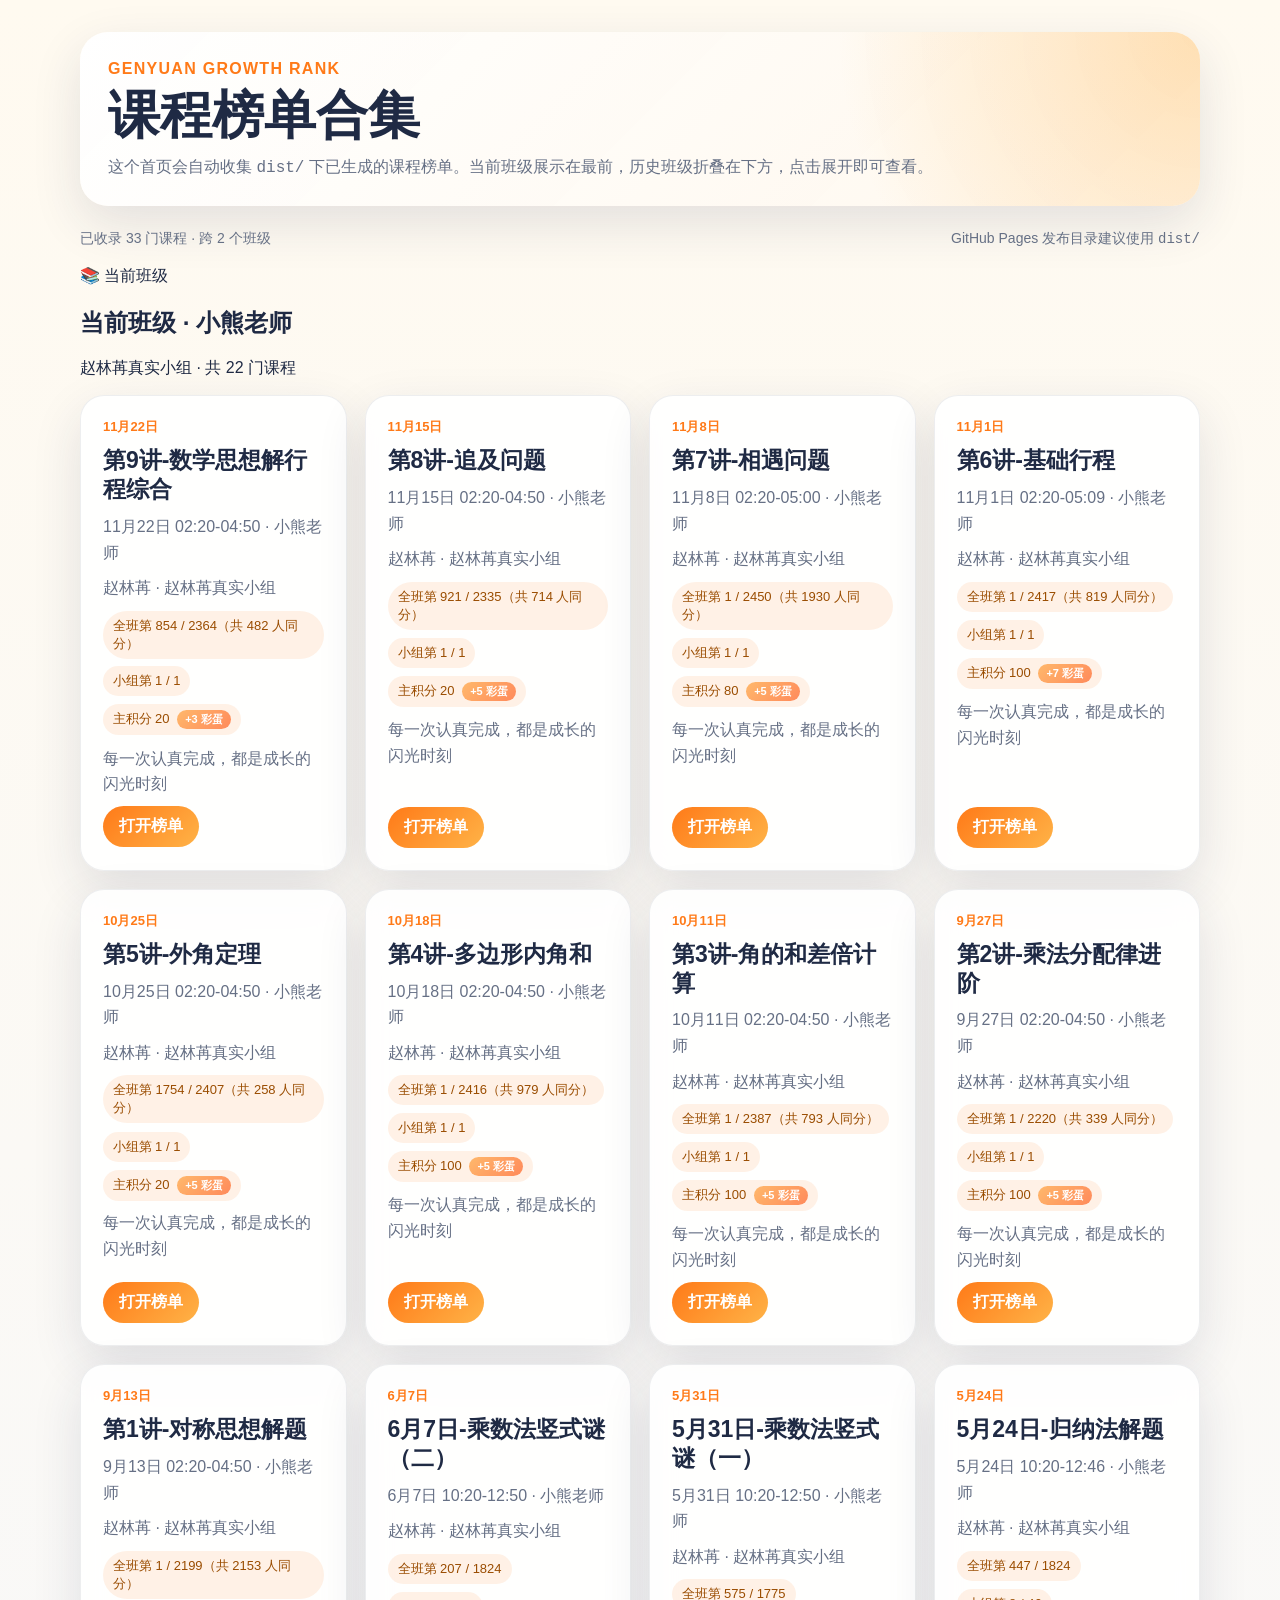
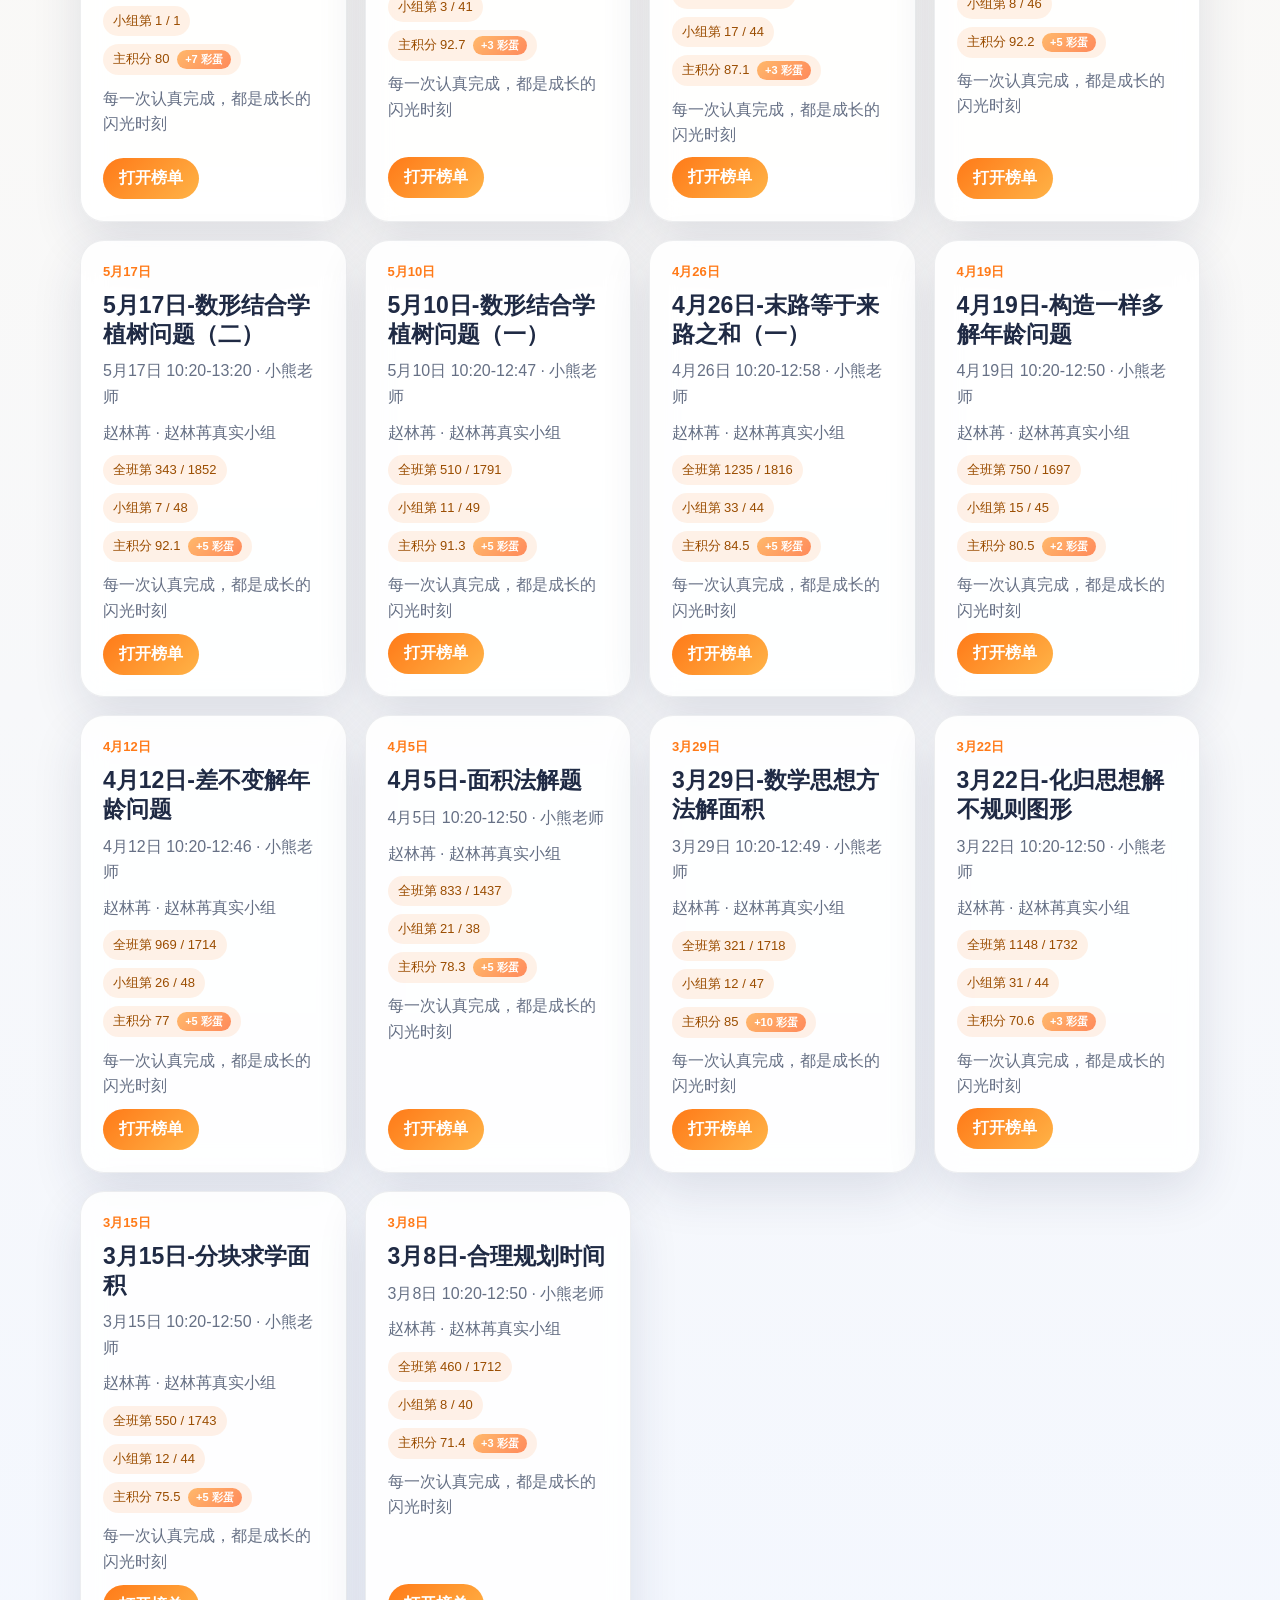
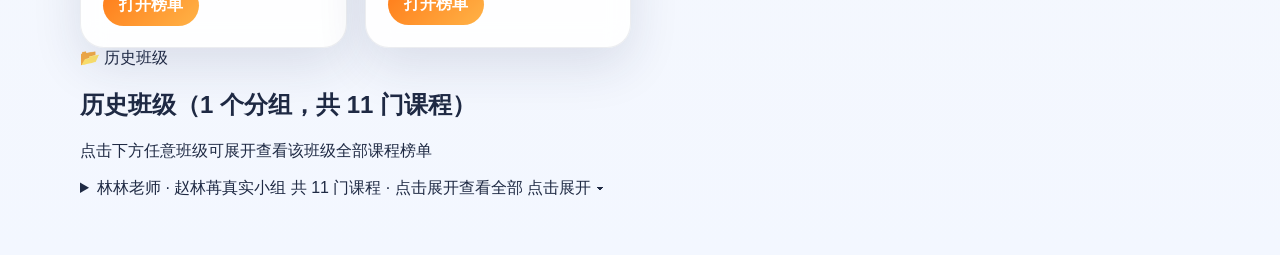
<file: index.html>
<!DOCTYPE html>
<html lang="zh-CN">
  <head>
    <meta charset="UTF-8" />
    <meta name="viewport" content="width=device-width, initial-scale=1.0" />
    <title>课程榜单合集</title>
    <link rel="stylesheet" href="./assets/site-index.css" />
  </head>
  <body>
    <main class="shell">
      <section class="hero">
        <p class="eyebrow">GENYUAN GROWTH RANK</p>
        <h1>课程榜单合集</h1>
        <p class="summary">这个首页会自动收集 <code>dist/</code> 下已生成的课程榜单。当前班级展示在最前，历史班级折叠在下方，点击展开即可查看。</p>
      </section>
      <section class="toolbar">
        <span>已收录 33 门课程 · 跨 2 个班级</span>
        <span>GitHub Pages 发布目录建议使用 <code>dist/</code></span>
      </section>
      
      <section class="class-group class-group-current">
        <header class="class-group-head">
          <span class="class-group-tag">📚 当前班级</span>
          <h2>当前班级 · 小熊老师</h2>
          <p>赵林苒真实小组 · 共 22 门课程</p>
        </header>
        <section class="grid">
        <article class="course-card">
          <p class="course-date">11月22日</p>
          <h2>第9讲-数学思想解行程综合</h2>
          <p class="course-meta">11月22日 02:20-04:50 · 小熊老师</p>
          <p class="course-meta">赵林苒 · 赵林苒真实小组</p>
          <div class="course-stats">
            <span>全班第 854 / 2364（共 482 人同分）</span>
            <span>小组第 1 / 1</span>
            <span>主积分 20 <span class="bonus-tag">+3 彩蛋</span></span>
          </div>
          <p class="course-message">每一次认真完成，都是成长的闪光时刻</p>
          <a class="course-link" href="./course-20261122-2026070616060318802645/h5-growth-rank/">打开榜单</a>
        </article>
    
        <article class="course-card">
          <p class="course-date">11月15日</p>
          <h2>第8讲-追及问题</h2>
          <p class="course-meta">11月15日 02:20-04:50 · 小熊老师</p>
          <p class="course-meta">赵林苒 · 赵林苒真实小组</p>
          <div class="course-stats">
            <span>全班第 921 / 2335（共 714 人同分）</span>
            <span>小组第 1 / 1</span>
            <span>主积分 20 <span class="bonus-tag">+5 彩蛋</span></span>
          </div>
          <p class="course-message">每一次认真完成，都是成长的闪光时刻</p>
          <a class="course-link" href="./course-20261115-2026070616060318926181/h5-growth-rank/">打开榜单</a>
        </article>
    
        <article class="course-card">
          <p class="course-date">11月8日</p>
          <h2>第7讲-相遇问题</h2>
          <p class="course-meta">11月8日 02:20-05:00 · 小熊老师</p>
          <p class="course-meta">赵林苒 · 赵林苒真实小组</p>
          <div class="course-stats">
            <span>全班第 1 / 2450（共 1930 人同分）</span>
            <span>小组第 1 / 1</span>
            <span>主积分 80 <span class="bonus-tag">+5 彩蛋</span></span>
          </div>
          <p class="course-message">每一次认真完成，都是成长的闪光时刻</p>
          <a class="course-link" href="./course-20261108-2026070616060318096336/h5-growth-rank/">打开榜单</a>
        </article>
    
        <article class="course-card">
          <p class="course-date">11月1日</p>
          <h2>第6讲-基础行程</h2>
          <p class="course-meta">11月1日 02:20-05:09 · 小熊老师</p>
          <p class="course-meta">赵林苒 · 赵林苒真实小组</p>
          <div class="course-stats">
            <span>全班第 1 / 2417（共 819 人同分）</span>
            <span>小组第 1 / 1</span>
            <span>主积分 100 <span class="bonus-tag">+7 彩蛋</span></span>
          </div>
          <p class="course-message">每一次认真完成，都是成长的闪光时刻</p>
          <a class="course-link" href="./course-20261101-2026070616060318388353/h5-growth-rank/">打开榜单</a>
        </article>
    
        <article class="course-card">
          <p class="course-date">10月25日</p>
          <h2>第5讲-外角定理</h2>
          <p class="course-meta">10月25日 02:20-04:50 · 小熊老师</p>
          <p class="course-meta">赵林苒 · 赵林苒真实小组</p>
          <div class="course-stats">
            <span>全班第 1754 / 2407（共 258 人同分）</span>
            <span>小组第 1 / 1</span>
            <span>主积分 20 <span class="bonus-tag">+5 彩蛋</span></span>
          </div>
          <p class="course-message">每一次认真完成，都是成长的闪光时刻</p>
          <a class="course-link" href="./course-20261025-2026070616060318822083/h5-growth-rank/">打开榜单</a>
        </article>
    
        <article class="course-card">
          <p class="course-date">10月18日</p>
          <h2>第4讲-多边形内角和</h2>
          <p class="course-meta">10月18日 02:20-04:50 · 小熊老师</p>
          <p class="course-meta">赵林苒 · 赵林苒真实小组</p>
          <div class="course-stats">
            <span>全班第 1 / 2416（共 979 人同分）</span>
            <span>小组第 1 / 1</span>
            <span>主积分 100 <span class="bonus-tag">+5 彩蛋</span></span>
          </div>
          <p class="course-message">每一次认真完成，都是成长的闪光时刻</p>
          <a class="course-link" href="./course-20261018-2026070616060318381137/h5-growth-rank/">打开榜单</a>
        </article>
    
        <article class="course-card">
          <p class="course-date">10月11日</p>
          <h2>第3讲-角的和差倍计算</h2>
          <p class="course-meta">10月11日 02:20-04:50 · 小熊老师</p>
          <p class="course-meta">赵林苒 · 赵林苒真实小组</p>
          <div class="course-stats">
            <span>全班第 1 / 2387（共 793 人同分）</span>
            <span>小组第 1 / 1</span>
            <span>主积分 100 <span class="bonus-tag">+5 彩蛋</span></span>
          </div>
          <p class="course-message">每一次认真完成，都是成长的闪光时刻</p>
          <a class="course-link" href="./course-20261011-2026070616060318756526/h5-growth-rank/">打开榜单</a>
        </article>
    
        <article class="course-card">
          <p class="course-date">9月27日</p>
          <h2>第2讲-乘法分配律进阶</h2>
          <p class="course-meta">9月27日 02:20-04:50 · 小熊老师</p>
          <p class="course-meta">赵林苒 · 赵林苒真实小组</p>
          <div class="course-stats">
            <span>全班第 1 / 2220（共 339 人同分）</span>
            <span>小组第 1 / 1</span>
            <span>主积分 100 <span class="bonus-tag">+5 彩蛋</span></span>
          </div>
          <p class="course-message">每一次认真完成，都是成长的闪光时刻</p>
          <a class="course-link" href="./course-20260927-2026070616060318588281/h5-growth-rank/">打开榜单</a>
        </article>
    
        <article class="course-card">
          <p class="course-date">9月13日</p>
          <h2>第1讲-对称思想解题</h2>
          <p class="course-meta">9月13日 02:20-04:50 · 小熊老师</p>
          <p class="course-meta">赵林苒 · 赵林苒真实小组</p>
          <div class="course-stats">
            <span>全班第 1 / 2199（共 2153 人同分）</span>
            <span>小组第 1 / 1</span>
            <span>主积分 80 <span class="bonus-tag">+7 彩蛋</span></span>
          </div>
          <p class="course-message">每一次认真完成，都是成长的闪光时刻</p>
          <a class="course-link" href="./course-20260913-2026070616060318158276/h5-growth-rank/">打开榜单</a>
        </article>
    
        <article class="course-card">
          <p class="course-date">6月7日</p>
          <h2>6月7日-乘数法竖式谜（二）</h2>
          <p class="course-meta">6月7日 10:20-12:50 · 小熊老师</p>
          <p class="course-meta">赵林苒 · 赵林苒真实小组</p>
          <div class="course-stats">
            <span>全班第 207 / 1824</span>
            <span>小组第 3 / 41</span>
            <span>主积分 92.7 <span class="bonus-tag">+3 彩蛋</span></span>
          </div>
          <p class="course-message">每一次认真完成，都是成长的闪光时刻</p>
          <a class="course-link" href="./course-20260607-2026012817050305691821/h5-growth-rank/">打开榜单</a>
        </article>
    
        <article class="course-card">
          <p class="course-date">5月31日</p>
          <h2>5月31日-乘数法竖式谜（一）</h2>
          <p class="course-meta">5月31日 10:20-12:50 · 小熊老师</p>
          <p class="course-meta">赵林苒 · 赵林苒真实小组</p>
          <div class="course-stats">
            <span>全班第 575 / 1775</span>
            <span>小组第 17 / 44</span>
            <span>主积分 87.1 <span class="bonus-tag">+3 彩蛋</span></span>
          </div>
          <p class="course-message">每一次认真完成，都是成长的闪光时刻</p>
          <a class="course-link" href="./course-20260531-2026012817050305252432/h5-growth-rank/">打开榜单</a>
        </article>
    
        <article class="course-card">
          <p class="course-date">5月24日</p>
          <h2>5月24日-归纳法解题</h2>
          <p class="course-meta">5月24日 10:20-12:46 · 小熊老师</p>
          <p class="course-meta">赵林苒 · 赵林苒真实小组</p>
          <div class="course-stats">
            <span>全班第 447 / 1824</span>
            <span>小组第 8 / 46</span>
            <span>主积分 92.2 <span class="bonus-tag">+5 彩蛋</span></span>
          </div>
          <p class="course-message">每一次认真完成，都是成长的闪光时刻</p>
          <a class="course-link" href="./course-20260524-2026012817050305816858/h5-growth-rank/">打开榜单</a>
        </article>
    
        <article class="course-card">
          <p class="course-date">5月17日</p>
          <h2>5月17日-数形结合学植树问题（二）</h2>
          <p class="course-meta">5月17日 10:20-13:20 · 小熊老师</p>
          <p class="course-meta">赵林苒 · 赵林苒真实小组</p>
          <div class="course-stats">
            <span>全班第 343 / 1852</span>
            <span>小组第 7 / 48</span>
            <span>主积分 92.1 <span class="bonus-tag">+5 彩蛋</span></span>
          </div>
          <p class="course-message">每一次认真完成，都是成长的闪光时刻</p>
          <a class="course-link" href="./course-20260517-2026012817050305606591/h5-growth-rank/">打开榜单</a>
        </article>
    
        <article class="course-card">
          <p class="course-date">5月10日</p>
          <h2>5月10日-数形结合学植树问题（一）</h2>
          <p class="course-meta">5月10日 10:20-12:47 · 小熊老师</p>
          <p class="course-meta">赵林苒 · 赵林苒真实小组</p>
          <div class="course-stats">
            <span>全班第 510 / 1791</span>
            <span>小组第 11 / 49</span>
            <span>主积分 91.3 <span class="bonus-tag">+5 彩蛋</span></span>
          </div>
          <p class="course-message">每一次认真完成，都是成长的闪光时刻</p>
          <a class="course-link" href="./course-20260510-2026012817050305069810/h5-growth-rank/">打开榜单</a>
        </article>
    
        <article class="course-card">
          <p class="course-date">4月26日</p>
          <h2>4月26日-末路等于来路之和（一）</h2>
          <p class="course-meta">4月26日 10:20-12:58 · 小熊老师</p>
          <p class="course-meta">赵林苒 · 赵林苒真实小组</p>
          <div class="course-stats">
            <span>全班第 1235 / 1816</span>
            <span>小组第 33 / 44</span>
            <span>主积分 84.5 <span class="bonus-tag">+5 彩蛋</span></span>
          </div>
          <p class="course-message">每一次认真完成，都是成长的闪光时刻</p>
          <a class="course-link" href="./course-20260426-2026012817050305122765/h5-growth-rank/">打开榜单</a>
        </article>
    
        <article class="course-card">
          <p class="course-date">4月19日</p>
          <h2>4月19日-构造一样多解年龄问题</h2>
          <p class="course-meta">4月19日 10:20-12:50 · 小熊老师</p>
          <p class="course-meta">赵林苒 · 赵林苒真实小组</p>
          <div class="course-stats">
            <span>全班第 750 / 1697</span>
            <span>小组第 15 / 45</span>
            <span>主积分 80.5 <span class="bonus-tag">+2 彩蛋</span></span>
          </div>
          <p class="course-message">每一次认真完成，都是成长的闪光时刻</p>
          <a class="course-link" href="./course-20260419-2026012817050305322386/h5-growth-rank/">打开榜单</a>
        </article>
    
        <article class="course-card">
          <p class="course-date">4月12日</p>
          <h2>4月12日-差不变解年龄问题</h2>
          <p class="course-meta">4月12日 10:20-12:46 · 小熊老师</p>
          <p class="course-meta">赵林苒 · 赵林苒真实小组</p>
          <div class="course-stats">
            <span>全班第 969 / 1714</span>
            <span>小组第 26 / 48</span>
            <span>主积分 77 <span class="bonus-tag">+5 彩蛋</span></span>
          </div>
          <p class="course-message">每一次认真完成，都是成长的闪光时刻</p>
          <a class="course-link" href="./course-20260412-2026012817050305019921/h5-growth-rank/">打开榜单</a>
        </article>
    
        <article class="course-card">
          <p class="course-date">4月5日</p>
          <h2>4月5日-面积法解题</h2>
          <p class="course-meta">4月5日 10:20-12:50 · 小熊老师</p>
          <p class="course-meta">赵林苒 · 赵林苒真实小组</p>
          <div class="course-stats">
            <span>全班第 833 / 1437</span>
            <span>小组第 21 / 38</span>
            <span>主积分 78.3 <span class="bonus-tag">+5 彩蛋</span></span>
          </div>
          <p class="course-message">每一次认真完成，都是成长的闪光时刻</p>
          <a class="course-link" href="./course-20260405-2026012817050305535899/h5-growth-rank/">打开榜单</a>
        </article>
    
        <article class="course-card">
          <p class="course-date">3月29日</p>
          <h2>3月29日-数学思想方法解面积</h2>
          <p class="course-meta">3月29日 10:20-12:49 · 小熊老师</p>
          <p class="course-meta">赵林苒 · 赵林苒真实小组</p>
          <div class="course-stats">
            <span>全班第 321 / 1718</span>
            <span>小组第 12 / 47</span>
            <span>主积分 85 <span class="bonus-tag">+10 彩蛋</span></span>
          </div>
          <p class="course-message">每一次认真完成，都是成长的闪光时刻</p>
          <a class="course-link" href="./course-20260329-2026012817050305844771/h5-growth-rank/">打开榜单</a>
        </article>
    
        <article class="course-card">
          <p class="course-date">3月22日</p>
          <h2>3月22日-化归思想解不规则图形</h2>
          <p class="course-meta">3月22日 10:20-12:50 · 小熊老师</p>
          <p class="course-meta">赵林苒 · 赵林苒真实小组</p>
          <div class="course-stats">
            <span>全班第 1148 / 1732</span>
            <span>小组第 31 / 44</span>
            <span>主积分 70.6 <span class="bonus-tag">+3 彩蛋</span></span>
          </div>
          <p class="course-message">每一次认真完成，都是成长的闪光时刻</p>
          <a class="course-link" href="./course-20260322-2026012817050305407206/h5-growth-rank/">打开榜单</a>
        </article>
    
        <article class="course-card">
          <p class="course-date">3月15日</p>
          <h2>3月15日-分块求学面积</h2>
          <p class="course-meta">3月15日 10:20-12:50 · 小熊老师</p>
          <p class="course-meta">赵林苒 · 赵林苒真实小组</p>
          <div class="course-stats">
            <span>全班第 550 / 1743</span>
            <span>小组第 12 / 44</span>
            <span>主积分 75.5 <span class="bonus-tag">+5 彩蛋</span></span>
          </div>
          <p class="course-message">每一次认真完成，都是成长的闪光时刻</p>
          <a class="course-link" href="./course-20260315-2026012817050305024135/h5-growth-rank/">打开榜单</a>
        </article>
    
        <article class="course-card">
          <p class="course-date">3月8日</p>
          <h2>3月8日-合理规划时间</h2>
          <p class="course-meta">3月8日 10:20-12:50 · 小熊老师</p>
          <p class="course-meta">赵林苒 · 赵林苒真实小组</p>
          <div class="course-stats">
            <span>全班第 460 / 1712</span>
            <span>小组第 8 / 40</span>
            <span>主积分 71.4 <span class="bonus-tag">+3 彩蛋</span></span>
          </div>
          <p class="course-message">每一次认真完成，都是成长的闪光时刻</p>
          <a class="course-link" href="./course-20260308-2026012817050305277988/h5-growth-rank/">打开榜单</a>
        </article>
    </section>
      </section>
    
        <section class="class-group class-group-history-stack">
          <header class="class-group-head class-group-history-head">
            <span class="class-group-tag">📂 历史班级</span>
            <h2>历史班级（1 个分组，共 11 门课程）</h2>
            <p>点击下方任意班级可展开查看该班级全部课程榜单</p>
          </header>
          
        <details class="class-group class-group-history">
          <summary>
            <span class="class-group-title">林林老师 · 赵林苒真实小组</span>
            <span class="class-group-sub">共 11 门课程 · 点击展开查看全部</span>
            <span class="class-group-toggle">点击展开 ▾</span>
          </summary>
          <div class="class-group-body">
            <section class="grid">
        <article class="course-card">
          <p class="course-date">8月19日</p>
          <h2>第12讲-不完全归纳法解规律问题</h2>
          <p class="course-meta">8月19日 10:30-13:17 · 林林老师</p>
          <p class="course-meta">赵林苒 · 赵林苒真实小组</p>
          <div class="course-stats">
            <span>全班第 1022 / 1769（共 113 人同分）</span>
            <span>小组第 9 / 23</span>
            <span>主积分 93 <span class="bonus-tag">+7 彩蛋</span></span>
          </div>
          <p class="course-message">每一次认真完成，都是成长的闪光时刻</p>
          <a class="course-link" href="./course-20260819-2026050910210339334550/h5-growth-rank/">打开榜单</a>
        </article>
    
        <article class="course-card">
          <p class="course-date">8月18日</p>
          <h2>第11讲-有序无序解计数问题</h2>
          <p class="course-meta">8月18日 10:30-13:00 · 林林老师</p>
          <p class="course-meta">赵林苒 · 赵林苒真实小组</p>
          <div class="course-stats">
            <span>全班第 1292 / 1781（共 193 人同分）</span>
            <span>小组第 14 / 23（共 3 人同分）</span>
            <span>主积分 90 <span class="bonus-tag">+5 彩蛋</span></span>
          </div>
          <p class="course-message">每一次认真完成，都是成长的闪光时刻</p>
          <a class="course-link" href="./course-20260818-2026050910210339171548/h5-growth-rank/">打开榜单</a>
        </article>
    
        <article class="course-card">
          <p class="course-date">8月17日</p>
          <h2>第10讲-乘法意义解计数问题</h2>
          <p class="course-meta">8月17日 10:30-13:00 · 林林老师</p>
          <p class="course-meta">赵林苒 · 赵林苒真实小组</p>
          <div class="course-stats">
            <span>全班第 1 / 1767（共 1022 人同分）</span>
            <span>小组第 1 / 22（共 12 人同分）</span>
            <span>主积分 100 <span class="bonus-tag">+5 彩蛋</span></span>
          </div>
          <p class="course-message">每一次认真完成，都是成长的闪光时刻</p>
          <a class="course-link" href="./course-20260817-2026050910210339728355/h5-growth-rank/">打开榜单</a>
        </article>
    
        <article class="course-card">
          <p class="course-date">8月14日</p>
          <h2>第8讲-线</h2>
          <p class="course-meta">8月14日 10:30-13:00 · 林林老师</p>
          <p class="course-meta">赵林苒 · 赵林苒真实小组</p>
          <div class="course-stats">
            <span>全班第 863 / 1755（共 417 人同分）</span>
            <span>小组第 10 / 23（共 7 人同分）</span>
            <span>主积分 93.3 <span class="bonus-tag">+7 彩蛋</span></span>
          </div>
          <p class="course-message">每一次认真完成，都是成长的闪光时刻</p>
          <a class="course-link" href="./course-20260814-2026050910210339496812/h5-growth-rank/">打开榜单</a>
        </article>
    
        <article class="course-card">
          <p class="course-date">8月13日</p>
          <h2>第7讲-分组思想解数列综合</h2>
          <p class="course-meta">8月13日 10:30-13:00 · 林林老师</p>
          <p class="course-meta">赵林苒 · 赵林苒真实小组</p>
          <div class="course-stats">
            <span>全班第 1422 / 1821（共 317 人同分）</span>
            <span>小组第 14 / 26（共 9 人同分）</span>
            <span>主积分 80 <span class="bonus-tag">+7 彩蛋</span></span>
          </div>
          <p class="course-message">每一次认真完成，都是成长的闪光时刻</p>
          <a class="course-link" href="./course-20260813-2026050910210339455546/h5-growth-rank/">打开榜单</a>
        </article>
    
        <article class="course-card">
          <p class="course-date">8月11日</p>
          <h2>第6讲-倒序相加解数列求和</h2>
          <p class="course-meta">8月11日 10:30-12:59 · 林林老师</p>
          <p class="course-meta">赵林苒 · 赵林苒真实小组</p>
          <div class="course-stats">
            <span>全班第 1 / 1835（共 802 人同分）</span>
            <span>小组第 1 / 25（共 5 人同分）</span>
            <span>主积分 100 <span class="bonus-tag">+10 彩蛋</span></span>
          </div>
          <p class="course-message">每一次认真完成，都是成长的闪光时刻</p>
          <a class="course-link" href="./course-20260811-2026050910210339992981/h5-growth-rank/">打开榜单</a>
        </article>
    
        <article class="course-card">
          <p class="course-date">8月10日</p>
          <h2>第5讲-数形结合解等差数列</h2>
          <p class="course-meta">8月10日 10:30-13:00 · 林林老师</p>
          <p class="course-meta">赵林苒 · 赵林苒真实小组</p>
          <div class="course-stats">
            <span>全班第 1 / 1864（共 797 人同分）</span>
            <span>小组第 1 / 25（共 6 人同分）</span>
            <span>主积分 100 <span class="bonus-tag">+7 彩蛋</span></span>
          </div>
          <p class="course-message">每一次认真完成，都是成长的闪光时刻</p>
          <a class="course-link" href="./course-20260810-2026050910210339659446/h5-growth-rank/">打开榜单</a>
        </article>
    
        <article class="course-card">
          <p class="course-date">8月9日</p>
          <h2>第4讲-倒推还原解错中求解（二）</h2>
          <p class="course-meta">8月9日 10:30-13:00 · 林林老师</p>
          <p class="course-meta">赵林苒 · 赵林苒真实小组</p>
          <div class="course-stats">
            <span>全班第 580 / 1790（共 653 人同分）</span>
            <span>小组第 6 / 22（共 9 人同分）</span>
            <span>主积分 93.3 <span class="bonus-tag">+10 彩蛋</span></span>
          </div>
          <p class="course-message">每一次认真完成，都是成长的闪光时刻</p>
          <a class="course-link" href="./course-20260809-2026050910210339227336/h5-growth-rank/">打开榜单</a>
        </article>
    
        <article class="course-card">
          <p class="course-date">8月7日</p>
          <h2>第3讲-倒推还原解错中求解（一）</h2>
          <p class="course-meta">8月7日 10:30-13:00 · 林林老师</p>
          <p class="course-meta">赵林苒 · 赵林苒真实小组</p>
          <div class="course-stats">
            <span>全班第 1 / 1761（共 1047 人同分）</span>
            <span>小组第 1 / 24（共 6 人同分）</span>
            <span>主积分 100 <span class="bonus-tag">+7 彩蛋</span></span>
          </div>
          <p class="course-message">每一次认真完成，都是成长的闪光时刻</p>
          <a class="course-link" href="./course-20260807-2026050910210339639787/h5-growth-rank/">打开榜单</a>
        </article>
    
        <article class="course-card">
          <p class="course-date">8月6日</p>
          <h2>第2讲-还原问题</h2>
          <p class="course-meta">8月6日 10:30-13:00 · 林林老师</p>
          <p class="course-meta">赵林苒 · 赵林苒真实小组</p>
          <div class="course-stats">
            <span>全班第 1 / 1825（共 576 人同分）</span>
            <span>小组第 1 / 25（共 9 人同分）</span>
            <span>主积分 100 <span class="bonus-tag">+7 彩蛋</span></span>
          </div>
          <p class="course-message">每一次认真完成，都是成长的闪光时刻</p>
          <a class="course-link" href="./course-20260806-2026050910210339449620/h5-growth-rank/">打开榜单</a>
        </article>
    
        <article class="course-card">
          <p class="course-date">8月5日</p>
          <h2>第1讲-借来还去与等量代换</h2>
          <p class="course-meta">8月5日 10:30-13:00 · 林林老师</p>
          <p class="course-meta">赵林苒 · 赵林苒真实小组</p>
          <div class="course-stats">
            <span>全班第 1 / 1830（共 1720 人同分）</span>
            <span>小组第 1 / 26（共 24 人同分）</span>
            <span>主积分 80 <span class="bonus-tag">+10 彩蛋</span></span>
          </div>
          <p class="course-message">每一次认真完成，都是成长的闪光时刻</p>
          <a class="course-link" href="./course-20260805-2026050910210339629936/h5-growth-rank/">打开榜单</a>
        </article>
    </section>
          </div>
        </details>
      
        </section>
      
    </main>
  </body>
</html>
</file>
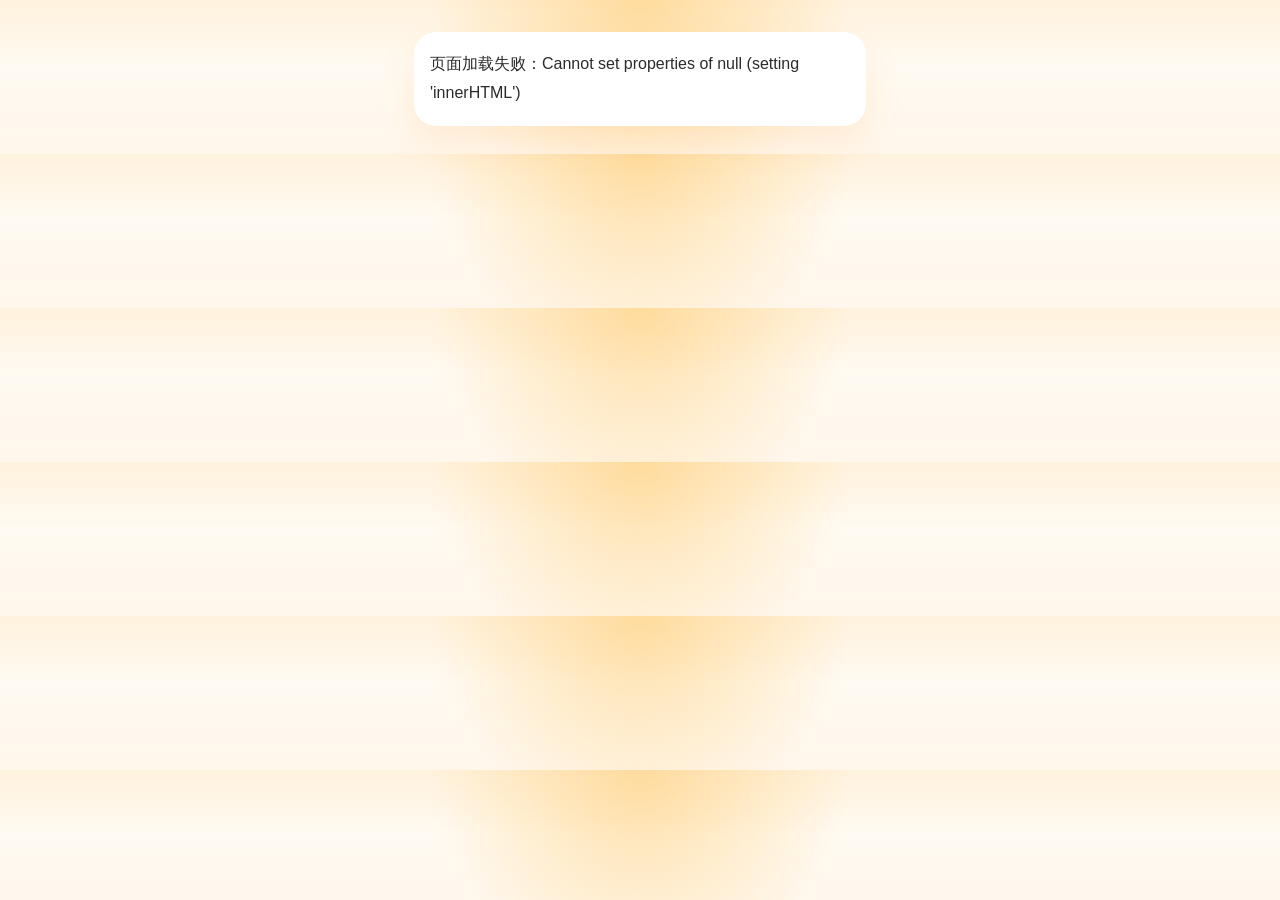
<file: course-20260308-2026012817050305277988/h5-growth-rank/index.html>
<!DOCTYPE html>
<html lang="zh-CN">
  <head>
    <meta charset="UTF-8" />
    <meta
      name="viewport"
      content="width=device-width, initial-scale=1.0, maximum-scale=1.0, user-scalable=no"
    />
    <title>小组成长激励榜</title>
    <link rel="stylesheet" href="../../assets/course.css" />
  </head>
  <body data-page="course-home">
    <div class="page-shell">
      <header class="hero card-observe">
        <button id="home-back" class="hero-back" type="button">← 返回课程列表</button>
        <div class="hero-decor hero-decor-left">🏆</div>
        <div class="hero-decor hero-decor-right">🚀</div>
        <p class="hero-kicker">家庭学习激励榜</p>
        <h1 id="hero-title" class="hero-title"></h1>
        <p id="hero-subtitle" class="hero-subtitle"></p>
        <p id="hero-message" class="hero-message"></p>
      </header>

      <main id="home-view" class="content">
        <section id="rank-card" class="panel rank-panel card-observe"></section>

        <section class="panel card-observe">
          <div class="section-head">
            <h2>我的真实排名</h2>
            <span class="section-tip">按本课真实报告计算</span>
          </div>
          <div id="extra-ranks" class="rule-list"></div>
        </section>

        <section class="panel card-observe">
          <div class="section-head">
            <h2>我的本课学习表现</h2>
            <span class="section-tip">真实课程报告生成</span>
          </div>
          <div id="stats-grid" class="stats-grid"></div>
        </section>

        <section class="panel card-observe">
          <div class="section-head">
            <h2>成长积分规则</h2>
          </div>
          <div id="score-rules" class="rule-list"></div>
          <p id="score-rule-summary" class="muted paragraph"></p>
        </section>

        <section class="panel card-observe">
          <div class="section-head">
            <h2>我的成长积分拆解</h2>
            <span class="section-tip">主积分（满分 100）+ 彩蛋（最多 +15）</span>
          </div>
          <div id="growth-breakdown" class="rule-list"></div>
          <div id="growth-score-summary" class="callout callout-soft"></div>
          <div id="bonus-section" class="bonus-section hidden">
            <h3 class="bonus-title">🌟 彩蛋激励</h3>
            <div id="bonus-breakdown" class="rule-list"></div>
            <p id="bonus-summary" class="muted paragraph"></p>
          </div>
        </section>

        <section class="panel card-observe">
          <div class="section-head">
            <h2>全班成长总榜 TOP20</h2>
            <a class="section-link" href="./detail.html?board=growth&page=1">查看全部 →</a>
          </div>
          <div id="class-top10" class="rank-list"></div>
          <p class="muted paragraph">
            家庭激励榜：基于本课表现和成长积分规则生成，用于鼓励学习。
          </p>
        </section>

        <section class="panel card-observe">
          <div class="section-head">
            <h2>小组成长总榜 TOP10</h2>
            <span class="section-tip">本地小组名单范围，附全班排名</span>
          </div>
          <div id="group-top10" class="rank-list"></div>
        </section>

        <section class="panel card-observe">
          <div class="section-head">
            <h2>全班互动榜 TOP20</h2>
            <a class="section-link" href="./detail.html?board=interaction&page=1">查看全部 →</a>
          </div>
          <div id="interaction-top10" class="interaction-list"></div>
          <div id="interaction-summary" class="callout callout-soft"></div>
        </section>

        <section class="panel card-observe">
          <div class="section-head">
            <h2>全班正确率榜 TOP20</h2>
            <a class="section-link" href="./detail.html?board=accuracy&page=1">查看全部 →</a>
          </div>
          <div id="accuracy-top10" class="rank-list"></div>
        </section>

        <section class="panel card-observe">
          <div class="section-head">
            <div>
              <h2>小组已完课榜</h2>
              <p id="group-count" class="muted small"></p>
            </div>
          </div>
          <div id="group-names" class="badge-wall"></div>
          <p class="muted paragraph">
            和这么多认真学习的小伙伴一起前进，真的很棒。
          </p>
        </section>

        <section class="panel card-observe">
          <div class="section-head">
            <h2>下一次冲榜计划</h2>
          </div>
          <div id="goal-list" class="goal-list"></div>
          <p class="muted paragraph">只要每次进步一点点，排名就会悄悄往前走。</p>
        </section>

        <section class="panel card-observe">
          <div class="section-head">
            <h2>成长小评语</h2>
          </div>
          <p id="commentary" class="commentary"></p>
        </section>
      </main>

      <footer id="page-footer" class="footer card-observe">
        <p class="footer-title">认真学习的你，已经在发光啦 ✨</p>
        <button id="energy-button" class="energy-button" type="button">
          继续加油
        </button>
        <p class="muted footer-note">
          本页面为家庭学习激励榜，基于本课课程报告、全班真实报告结果和本地配置的小组名单生成，用于鼓励学习，不代表官方排名。
        </p>
      </footer>
    </div>

    <div id="toast" class="toast" aria-live="polite"></div>
    <script src="../../assets/course-app.js"></script>
  </body>
</html>
</file>
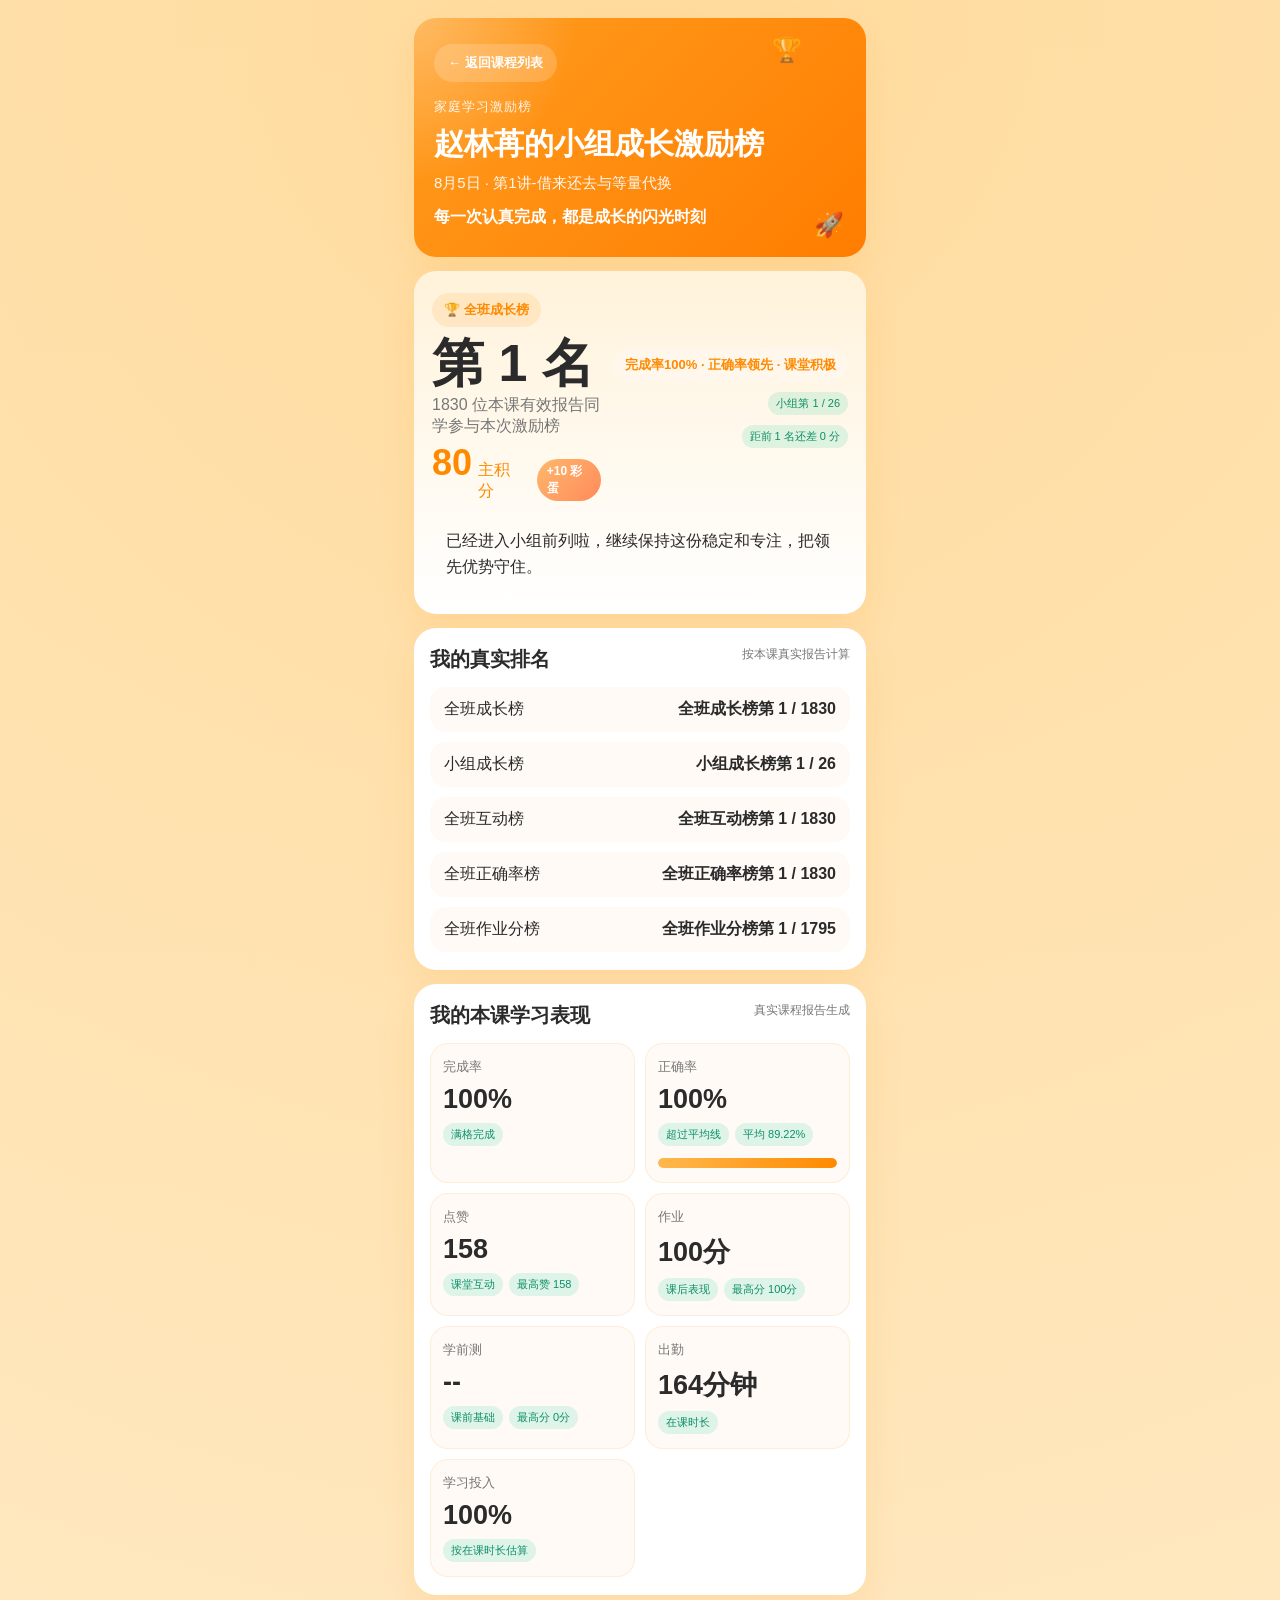
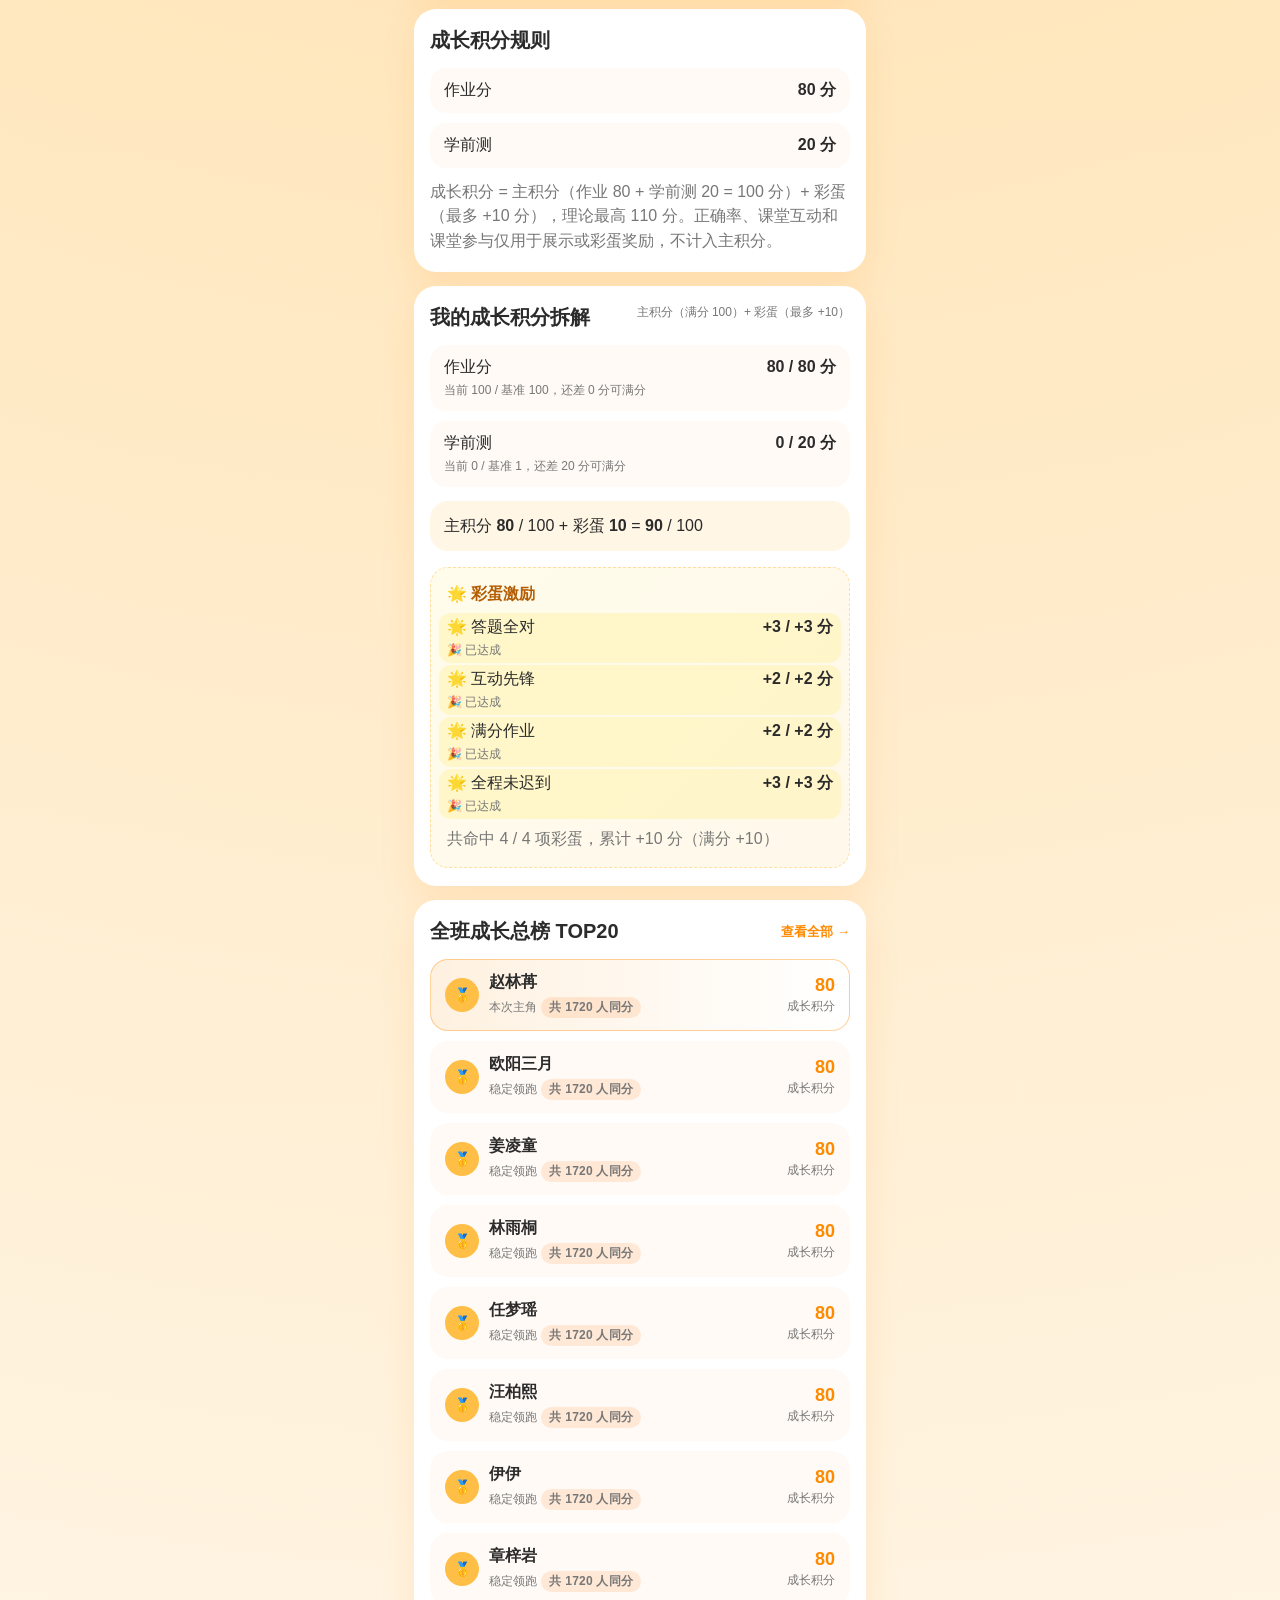
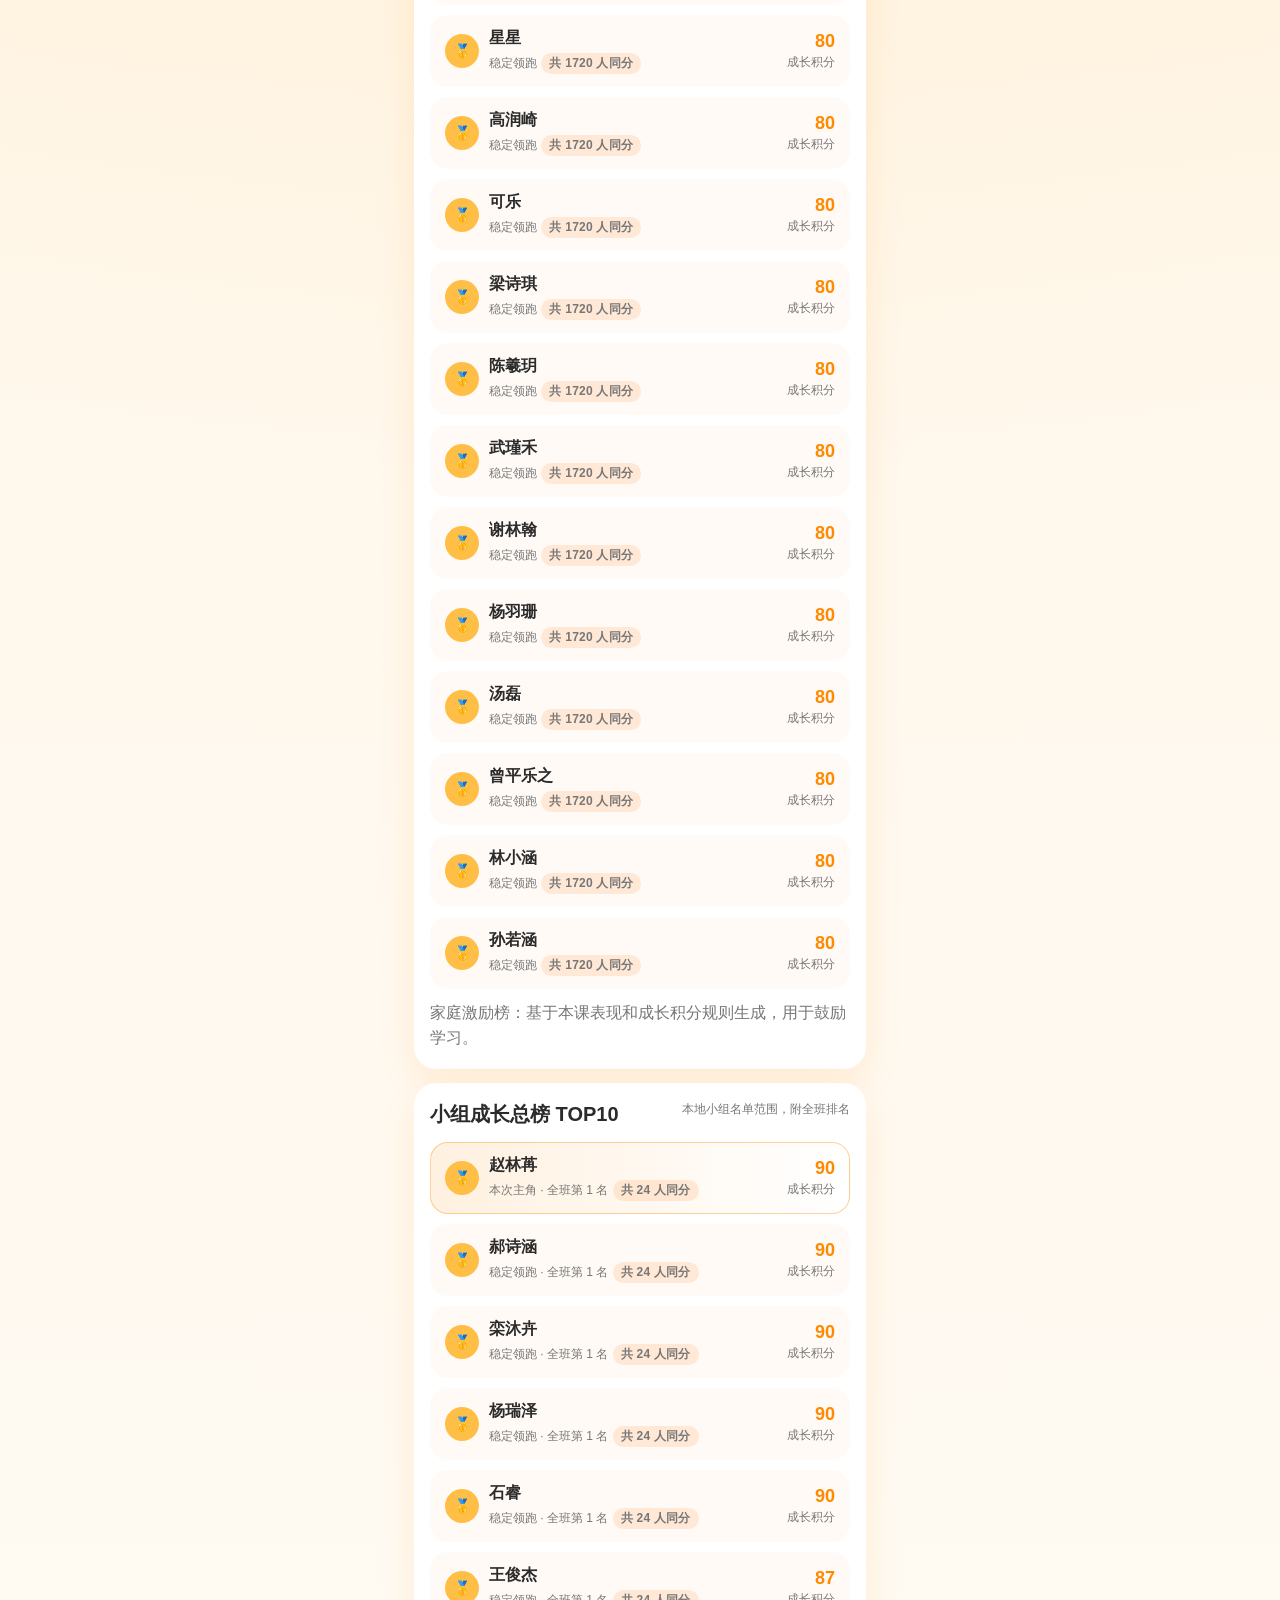
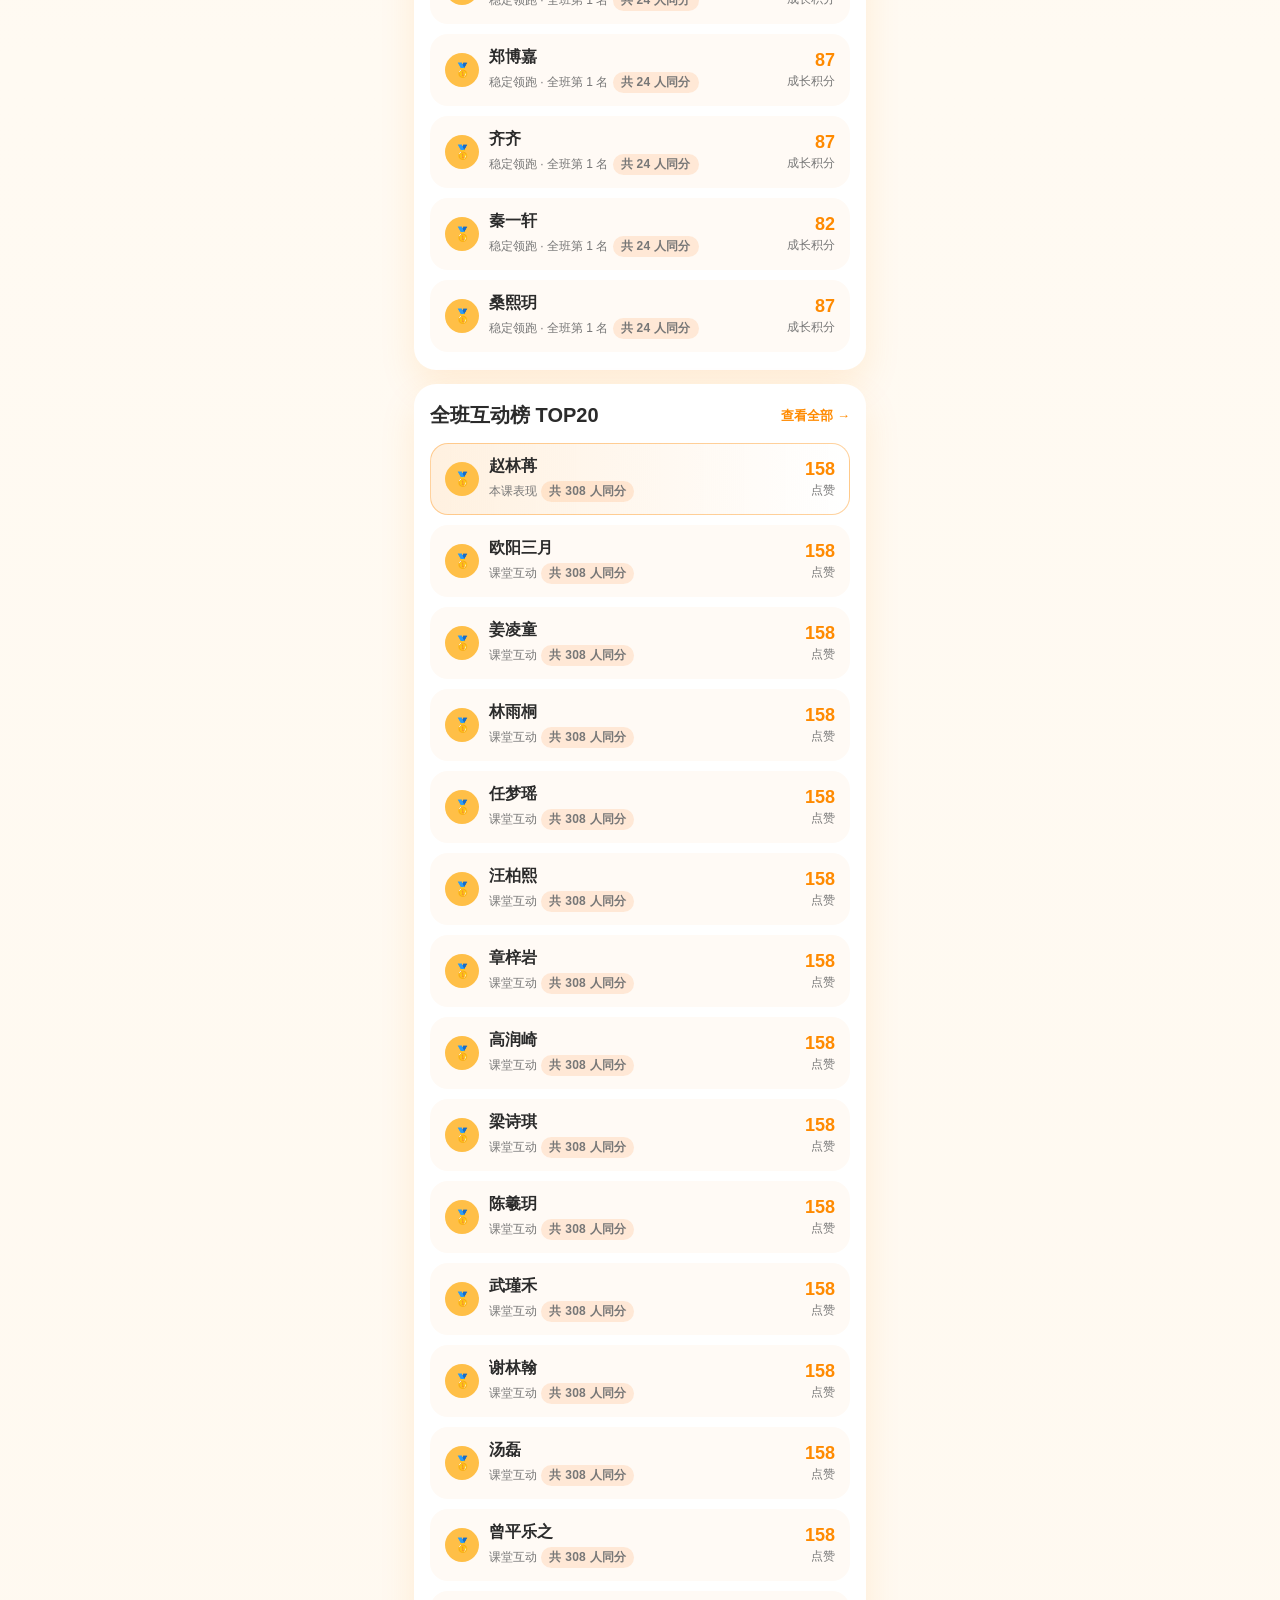
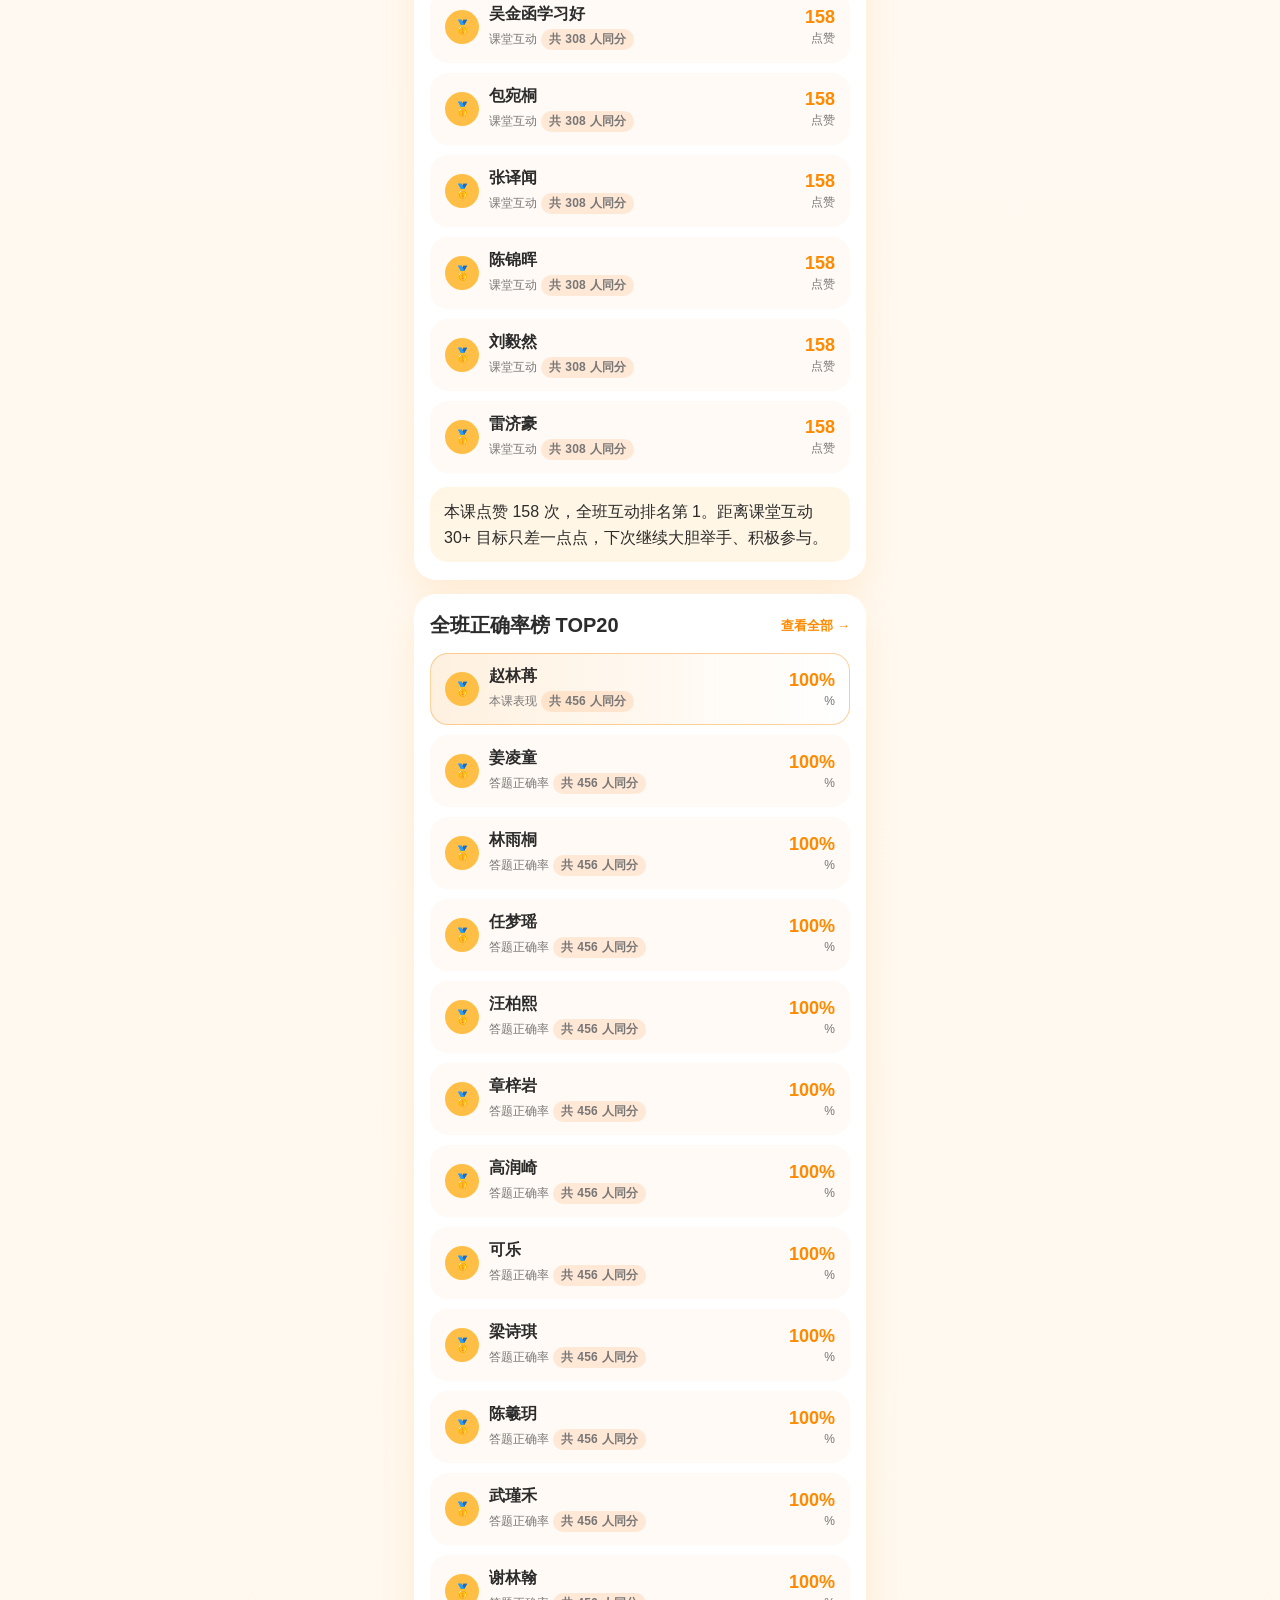
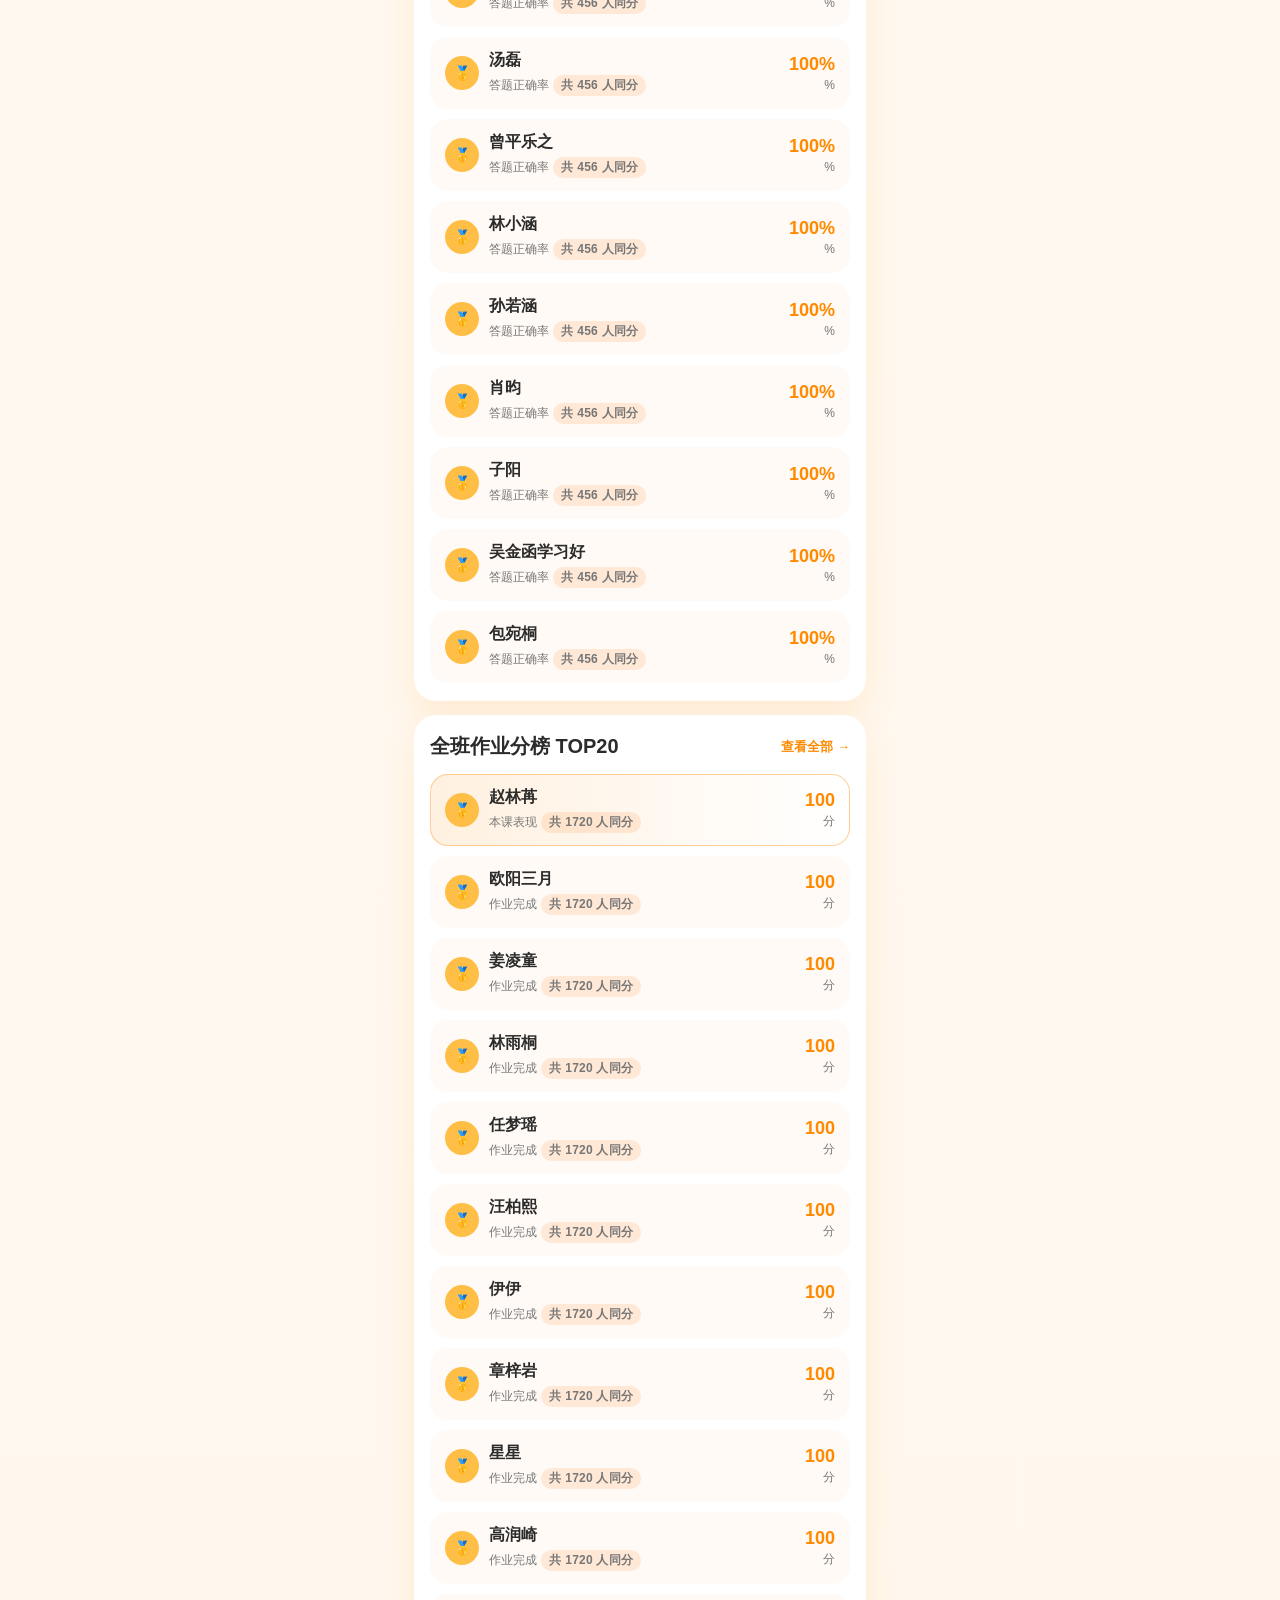
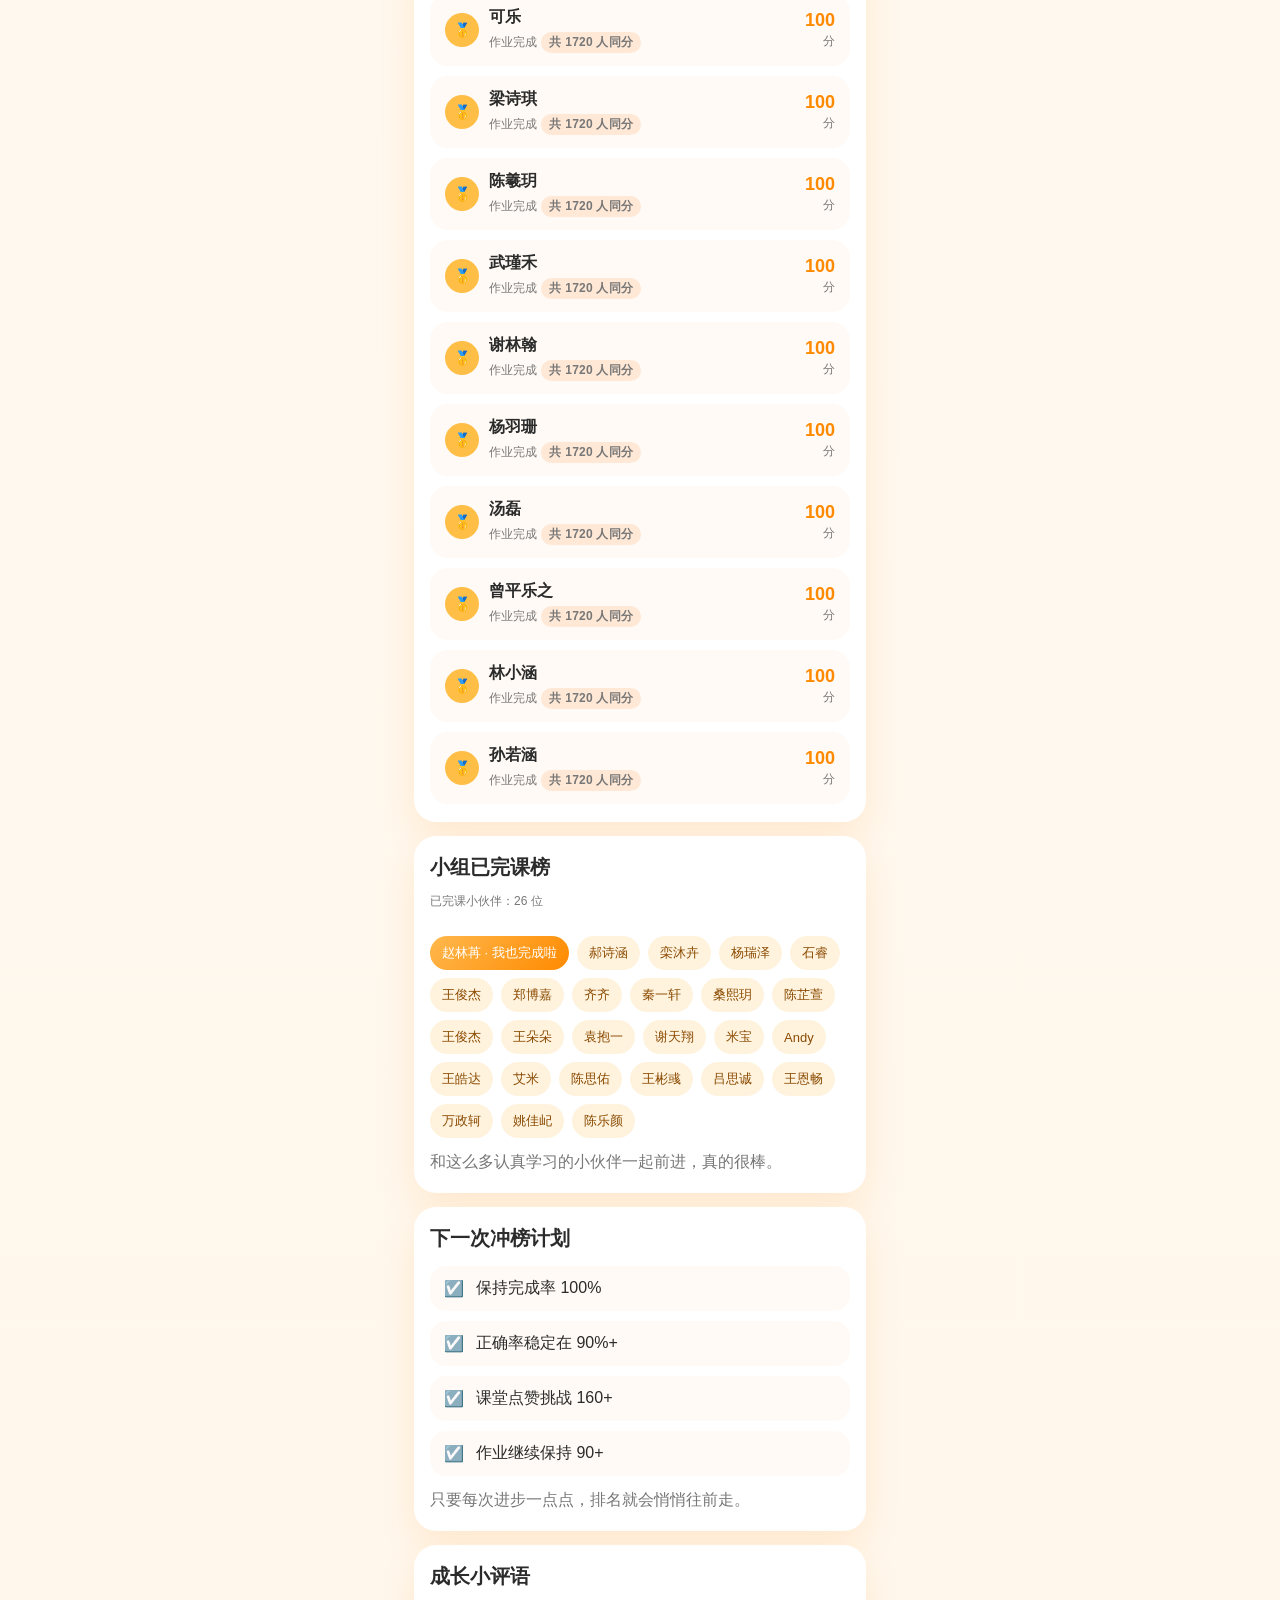
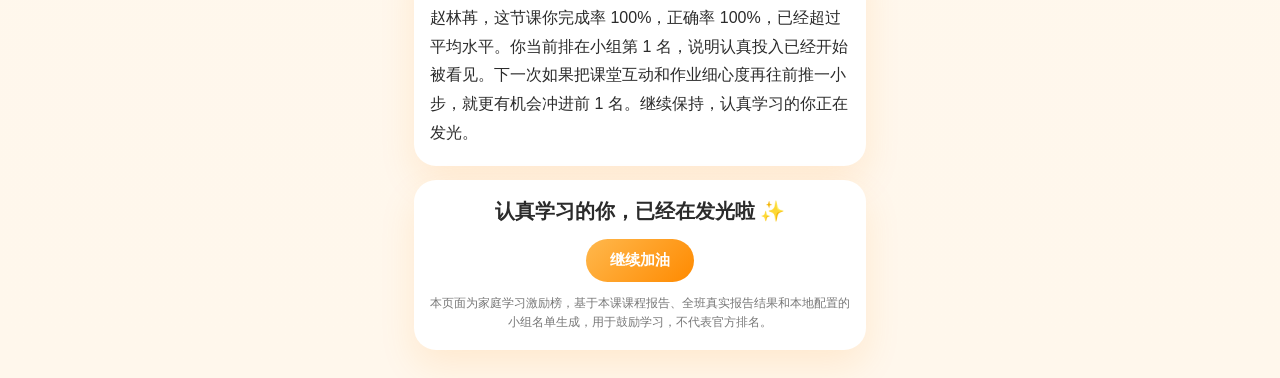
<file: course-20260805-2026050910210339629936/h5-growth-rank/index.html>
<!DOCTYPE html>
<html lang="zh-CN">
  <head>
    <meta charset="UTF-8" />
    <meta
      name="viewport"
      content="width=device-width, initial-scale=1.0, maximum-scale=1.0, user-scalable=no"
    />
    <title>小组成长激励榜</title>
    <link rel="stylesheet" href="../../assets/course.css" />
  </head>
  <body data-page="course-home">
    <div class="page-shell">
      <header class="hero card-observe">
        <button id="home-back" class="hero-back" type="button">← 返回课程列表</button>
        <div class="hero-decor hero-decor-left">🏆</div>
        <div class="hero-decor hero-decor-right">🚀</div>
        <p class="hero-kicker">家庭学习激励榜</p>
        <h1 id="hero-title" class="hero-title"></h1>
        <p id="hero-subtitle" class="hero-subtitle"></p>
        <p id="hero-message" class="hero-message"></p>
      </header>

      <main id="home-view" class="content">
        <section id="rank-card" class="panel rank-panel card-observe"></section>

        <section class="panel card-observe">
          <div class="section-head">
            <h2>我的真实排名</h2>
            <span class="section-tip">按本课真实报告计算</span>
          </div>
          <div id="extra-ranks" class="rule-list"></div>
        </section>

        <section class="panel card-observe">
          <div class="section-head">
            <h2>我的本课学习表现</h2>
            <span class="section-tip">真实课程报告生成</span>
          </div>
          <div id="stats-grid" class="stats-grid"></div>
        </section>

        <section class="panel card-observe">
          <div class="section-head">
            <h2>成长积分规则</h2>
          </div>
          <div id="score-rules" class="rule-list"></div>
          <p id="score-rule-summary" class="muted paragraph"></p>
        </section>

        <section class="panel card-observe">
          <div class="section-head">
            <h2>我的成长积分拆解</h2>
            <span class="section-tip">主积分（满分 100）+ 彩蛋（最多 +10）</span>
          </div>
          <div id="growth-breakdown" class="rule-list"></div>
          <div id="growth-score-summary" class="callout callout-soft"></div>
          <div id="bonus-section" class="bonus-section hidden">
            <h3 class="bonus-title">🌟 彩蛋激励</h3>
            <div id="bonus-breakdown" class="rule-list"></div>
            <p id="bonus-summary" class="muted paragraph"></p>
          </div>
        </section>

        <section class="panel card-observe">
          <div class="section-head">
            <h2>全班成长总榜 TOP20</h2>
            <a class="section-link" href="./detail.html?board=growth&page=1">查看全部 →</a>
          </div>
          <div id="class-top10" class="rank-list"></div>
          <p class="muted paragraph">
            家庭激励榜：基于本课表现和成长积分规则生成，用于鼓励学习。
          </p>
        </section>

        <section class="panel card-observe">
          <div class="section-head">
            <h2>小组成长总榜 TOP10</h2>
            <span class="section-tip">本地小组名单范围，附全班排名</span>
          </div>
          <div id="group-top10" class="rank-list"></div>
        </section>

        <section class="panel card-observe">
          <div class="section-head">
            <h2>全班互动榜 TOP20</h2>
            <a class="section-link" href="./detail.html?board=interaction&page=1">查看全部 →</a>
          </div>
          <div id="interaction-top10" class="interaction-list"></div>
          <div id="interaction-summary" class="callout callout-soft"></div>
        </section>

        <section class="panel card-observe">
          <div class="section-head">
            <h2>全班正确率榜 TOP20</h2>
            <a class="section-link" href="./detail.html?board=accuracy&page=1">查看全部 →</a>
          </div>
          <div id="accuracy-top10" class="rank-list"></div>
        </section>

        <section class="panel card-observe">
          <div class="section-head">
            <h2>全班作业分榜 TOP20</h2>
            <a class="section-link" href="./detail.html?board=homework&page=1">查看全部 →</a>
          </div>
          <div id="homework-top10" class="rank-list"></div>
        </section>

        <section class="panel card-observe">
          <div class="section-head">
            <div>
              <h2>小组已完课榜</h2>
              <p id="group-count" class="muted small"></p>
            </div>
          </div>
          <div id="group-names" class="badge-wall"></div>
          <p class="muted paragraph">
            和这么多认真学习的小伙伴一起前进，真的很棒。
          </p>
        </section>

        <section class="panel card-observe">
          <div class="section-head">
            <h2>下一次冲榜计划</h2>
          </div>
          <div id="goal-list" class="goal-list"></div>
          <p class="muted paragraph">只要每次进步一点点，排名就会悄悄往前走。</p>
        </section>

        <section class="panel card-observe">
          <div class="section-head">
            <h2>成长小评语</h2>
          </div>
          <p id="commentary" class="commentary"></p>
        </section>
      </main>

      <footer id="page-footer" class="footer card-observe">
        <p class="footer-title">认真学习的你，已经在发光啦 ✨</p>
        <button id="energy-button" class="energy-button" type="button">
          继续加油
        </button>
        <p class="muted footer-note">
          本页面为家庭学习激励榜，基于本课课程报告、全班真实报告结果和本地配置的小组名单生成，用于鼓励学习，不代表官方排名。
        </p>
      </footer>
    </div>

    <div id="toast" class="toast" aria-live="polite"></div>
    <script src="../../assets/course-app.js"></script>
  </body>
</html>
</file>
<file: assets/site-index.css>
:root {
  color-scheme: light;
  --bg: linear-gradient(180deg, #fffaf0 0%, #f3f7ff 100%);
  --panel: rgba(255, 255, 255, 0.88);
  --text: #1f2a44;
  --muted: #667085;
  --line: rgba(31, 42, 68, 0.08);
  --accent: #ff7a18;
  --accent-2: #ffb347;
  --shadow: 0 18px 50px rgba(34, 44, 84, 0.12);
}

* {
  box-sizing: border-box;
}

body {
  margin: 0;
  font-family: "PingFang SC", "Hiragino Sans GB", "Microsoft YaHei", sans-serif;
  color: var(--text);
  background: var(--bg);
}

.shell {
  width: min(1120px, calc(100vw - 32px));
  margin: 0 auto;
  padding: 32px 0 56px;
}

.hero {
  padding: 28px;
  border-radius: 28px;
  background:
    radial-gradient(circle at top right, rgba(255, 179, 71, 0.36), transparent 32%),
    linear-gradient(135deg, rgba(255, 255, 255, 0.94), rgba(255, 247, 237, 0.92));
  box-shadow: var(--shadow);
}

.eyebrow {
  margin: 0 0 10px;
  color: var(--accent);
  font-weight: 700;
  letter-spacing: 0.08em;
}

h1 {
  margin: 0;
  font-size: clamp(30px, 5vw, 52px);
  line-height: 1.05;
}

.summary {
  margin: 14px 0 0;
  color: var(--muted);
  font-size: 16px;
}

.toolbar {
  display: flex;
  justify-content: space-between;
  gap: 16px;
  margin: 24px 0 18px;
  color: var(--muted);
  font-size: 14px;
}

.grid {
  display: grid;
  grid-template-columns: repeat(auto-fit, minmax(260px, 1fr));
  gap: 18px;
}

.course-card {
  display: flex;
  flex-direction: column;
  gap: 10px;
  padding: 22px;
  border: 1px solid var(--line);
  border-radius: 24px;
  background: var(--panel);
  backdrop-filter: blur(12px);
  box-shadow: var(--shadow);
}

.course-date {
  margin: 0;
  color: var(--accent);
  font-size: 13px;
  font-weight: 700;
}

.course-card h2 {
  margin: 0;
  font-size: 23px;
  line-height: 1.25;
}

.course-meta,
.course-message {
  margin: 0;
  color: var(--muted);
  line-height: 1.6;
}

.course-stats {
  display: flex;
  flex-wrap: wrap;
  gap: 8px;
}

.course-stats span {
  padding: 6px 10px;
  border-radius: 999px;
  background: rgba(255, 122, 24, 0.1);
  color: #9a4d00;
  font-size: 13px;
}

.course-stats .bonus-tag {
  display: inline-block;
  margin-left: 4px;
  padding: 2px 8px;
  border-radius: 999px;
  background: linear-gradient(135deg, #ffb86b, #ff8a5b);
  color: #fff;
  font-size: 11px;
  font-weight: 600;
}

.course-link {
  width: fit-content;
  margin-top: auto;
  padding: 10px 16px;
  border-radius: 999px;
  background: linear-gradient(135deg, var(--accent), var(--accent-2));
  color: white;
  text-decoration: none;
  font-weight: 700;
}

.empty {
  padding: 28px;
  border: 1px dashed var(--line);
  border-radius: 24px;
  color: var(--muted);
  background: rgba(255, 255, 255, 0.7);
}

@media (max-width: 640px) {
  .shell {
    width: min(100vw - 20px, 1120px);
    padding-top: 20px;
  }

  .hero {
    padding: 22px;
    border-radius: 22px;
  }

  .toolbar {
    flex-direction: column;
    margin-top: 18px;
  }
}
</file>
<file: assets/course.css>
:root {
  --primary: #ff8a00;
  --primary-light: #ffb84d;
  --green: #20c997;
  --cream: #fff7ec;
  --text-main: #2b2b2b;
  --text-sub: #777;
  --card: #ffffff;
  --gold: #ffbf47;
  --silver: #c7d2da;
  --bronze: #e79b63;
  --line: rgba(255, 138, 0, 0.12);
  --shadow: 0 16px 36px rgba(255, 138, 0, 0.12);
}

* {
  box-sizing: border-box;
}

html {
  scroll-behavior: smooth;
}

body {
  margin: 0;
  font-family: -apple-system, BlinkMacSystemFont, "PingFang SC", "Hiragino Sans GB",
    "Microsoft YaHei", sans-serif;
  color: var(--text-main);
  background:
    radial-gradient(circle at top, rgba(255, 207, 122, 0.65), transparent 32%),
    linear-gradient(180deg, #fff2dd 0%, #fffaf2 42%, #fff7ec 100%);
}

.page-shell {
  width: min(100%, 480px);
  margin: 0 auto;
  padding: 18px 14px 28px;
}

.content {
  display: grid;
  gap: 14px;
}

.hero,
.panel,
.footer {
  position: relative;
  overflow: hidden;
  background: var(--card);
  border-radius: 22px;
  box-shadow: var(--shadow);
}

.hero {
  margin-bottom: 14px;
  padding: 26px 20px 28px;
  color: #fff;
  background:
    radial-gradient(circle at top left, rgba(255, 255, 255, 0.3), transparent 32%),
    linear-gradient(135deg, #ff9d1f 0%, #ff7d00 100%);
}

.hero-back {
  margin-bottom: 16px;
  border: 0;
  border-radius: 999px;
  padding: 10px 14px;
  background: rgba(255, 255, 255, 0.18);
  color: #fff;
  font-size: 13px;
  font-weight: 700;
}

.hero-kicker {
  margin: 0 0 10px;
  font-size: 13px;
  letter-spacing: 0.08em;
  opacity: 0.88;
}

.hero-title {
  margin: 0;
  font-size: 30px;
  line-height: 1.18;
}

.hero-subtitle,
.hero-message {
  margin: 10px 0 0;
  line-height: 1.55;
}

.hero-subtitle {
  font-size: 15px;
  opacity: 0.94;
}

.hero-message {
  max-width: 18em;
  font-size: 16px;
  font-weight: 600;
}

.hero-decor {
  position: absolute;
  font-size: 24px;
  opacity: 0.7;
}

.hero-decor-left {
  top: 18px;
  right: 64px;
}

.hero-decor-right {
  right: 22px;
  bottom: 18px;
}

.panel,
.footer {
  padding: 18px 16px;
}

.rank-panel {
  padding: 22px 18px;
  background:
    linear-gradient(180deg, rgba(255, 191, 71, 0.2), rgba(255, 255, 255, 0)),
    var(--card);
}

.section-head {
  display: flex;
  align-items: start;
  justify-content: space-between;
  gap: 12px;
  margin-bottom: 14px;
}

.section-head h2 {
  margin: 0;
  font-size: 20px;
}

.section-tip,
.small,
.muted {
  color: var(--text-sub);
}

.section-link {
  align-self: center;
  color: var(--primary);
  font-size: 13px;
  font-weight: 700;
  text-decoration: none;
}

.section-tip,
.small {
  font-size: 12px;
}

.paragraph {
  margin: 12px 0 0;
  line-height: 1.55;
}

.rank-grid {
  display: grid;
  grid-template-columns: 1fr auto;
  gap: 12px;
  align-items: center;
}

.rank-badge {
  display: inline-flex;
  align-items: center;
  gap: 8px;
  padding: 8px 12px;
  border-radius: 999px;
  background: rgba(255, 138, 0, 0.12);
  color: var(--primary);
  font-size: 13px;
  font-weight: 700;
}

.rank-number {
  margin: 10px 0 6px;
  font-size: 52px;
  line-height: 1;
  font-weight: 800;
}

.rank-score {
  display: inline-flex;
  align-items: baseline;
  gap: 6px;
  margin-top: 8px;
  color: var(--primary);
}

.rank-score strong {
  font-size: 36px;
  line-height: 1;
}

.rank-aside {
  display: grid;
  gap: 10px;
  justify-items: end;
}

.pill,
.mini-pill,
.bonus-pill {
  display: inline-flex;
  align-items: center;
  justify-content: center;
  border-radius: 999px;
}

.bonus-pill {
  padding: 4px 10px;
  margin-left: 8px;
  background: linear-gradient(135deg, #ffb86b, #ff8a5b);
  color: #fff;
  font-size: 12px;
  font-weight: 600;
  vertical-align: middle;
}

.pill {
  padding: 8px 12px;
  background: var(--cream);
  color: var(--primary);
  font-size: 13px;
  font-weight: 700;
}

.mini-pill {
  padding: 4px 8px;
  font-size: 11px;
  background: rgba(32, 201, 151, 0.14);
  color: #0c8f67;
}

.callout {
  margin-top: 14px;
  padding: 12px 14px;
  border-radius: 18px;
  line-height: 1.6;
}

.callout-soft {
  background: #fff6e5;
}

.stats-grid {
  display: grid;
  grid-template-columns: repeat(2, minmax(0, 1fr));
  gap: 10px;
}

.stat-card {
  padding: 14px 12px;
  border-radius: 18px;
  background: #fffaf5;
  border: 1px solid var(--line);
}

.stat-label {
  font-size: 13px;
  color: var(--text-sub);
}

.stat-value {
  margin-top: 8px;
  font-size: 27px;
  font-weight: 800;
}

.stat-note {
  margin-top: 8px;
  display: flex;
  flex-wrap: wrap;
  gap: 6px;
}

.compare-bar {
  margin-top: 12px;
  height: 10px;
  border-radius: 999px;
  background: #fde9c6;
  overflow: hidden;
}

.compare-bar span {
  display: block;
  height: 100%;
  border-radius: inherit;
  background: linear-gradient(90deg, var(--primary-light), var(--primary));
}

.rule-list,
.goal-list {
  display: grid;
  gap: 10px;
}

.rule-row,
.goal-row {
  display: flex;
  align-items: center;
  justify-content: space-between;
  gap: 12px;
  padding: 12px 14px;
  border-radius: 16px;
  background: #fffaf5;
}

.goal-row {
  justify-content: flex-start;
}

.rule-row-split {
  align-items: flex-start;
}

.rule-row-split > div:first-child {
  display: grid;
  gap: 4px;
}

.rule-subtext {
  font-size: 12px;
  color: var(--text-sub);
}

.goal-icon {
  flex: none;
}

.rank-list,
.interaction-list {
  display: grid;
  gap: 10px;
}

.detail-panel {
  margin-top: 14px;
}

.detail-head {
  display: grid;
  gap: 10px;
  margin-bottom: 14px;
}

.detail-title {
  margin: 0;
  font-size: 22px;
}

.back-button {
  width: fit-content;
  border: 0;
  border-radius: 999px;
  padding: 10px 14px;
  background: #fff3de;
  color: var(--primary);
  font-size: 13px;
  font-weight: 700;
}

.pagination {
  display: flex;
  align-items: center;
  justify-content: center;
  gap: 8px;
  flex-wrap: wrap;
  margin-top: 16px;
}

.page-button,
.page-indicator {
  border-radius: 999px;
  padding: 8px 12px;
  font-size: 13px;
}

.page-button {
  border: 0;
  background: #fff3de;
  color: var(--primary);
  font-weight: 700;
}

.page-button[disabled] {
  opacity: 0.45;
}

.page-indicator {
  background: #fffaf5;
  color: var(--text-sub);
}

.rank-row,
.interaction-row {
  display: grid;
  grid-template-columns: auto 1fr auto;
  align-items: center;
  gap: 10px;
  padding: 12px 14px;
  border-radius: 18px;
  background: #fffaf5;
  border: 1px solid transparent;
}

.rank-row.is-highlight {
  border-color: rgba(255, 138, 0, 0.38);
  background: linear-gradient(90deg, rgba(255, 138, 0, 0.12), rgba(255, 255, 255, 0.92));
}

.medal {
  width: 34px;
  height: 34px;
  border-radius: 50%;
  display: inline-grid;
  place-items: center;
  font-size: 14px;
  font-weight: 800;
  color: #fff;
}

.medal.rank-1 {
  background: var(--gold);
}

.medal.rank-2 {
  background: var(--silver);
}

.medal.rank-3 {
  background: var(--bronze);
}

.medal.rank-plain {
  background: #ffdca7;
  color: #8a4a00;
}

.row-main strong {
  display: block;
  font-size: 16px;
}

.row-main span,
.row-side span,
.footer-note {
  color: var(--text-sub);
  font-size: 12px;
}

.row-side {
  text-align: right;
}

.row-side strong {
  display: block;
  font-size: 18px;
  color: var(--primary);
}

.badge-wall {
  display: flex;
  flex-wrap: wrap;
  gap: 8px;
}

.name-badge {
  border: 0;
  border-radius: 999px;
  padding: 8px 12px;
  background: #fff3de;
  color: #8a4a00;
  font-size: 13px;
}

.name-badge.is-self {
  background: linear-gradient(135deg, var(--primary-light), var(--primary));
  color: #fff;
}

.name-badge.is-pressed {
  transform: scale(0.96);
}

.commentary {
  margin: 0;
  line-height: 1.8;
}

.footer {
  margin-top: 14px;
  text-align: center;
}

.footer-title {
  margin: 0;
  font-size: 20px;
  font-weight: 800;
}

.energy-button {
  margin-top: 14px;
  border: 0;
  border-radius: 999px;
  padding: 12px 24px;
  background: linear-gradient(135deg, var(--primary-light), var(--primary));
  color: #fff;
  font-size: 15px;
  font-weight: 700;
}

.footer-note {
  margin: 12px 0 0;
  line-height: 1.6;
}

.toast {
  position: fixed;
  left: 50%;
  bottom: 24px;
  transform: translate(-50%, 20px);
  padding: 12px 16px;
  border-radius: 999px;
  background: rgba(43, 43, 43, 0.92);
  color: #fff;
  font-size: 13px;
  opacity: 0;
  pointer-events: none;
  transition: 0.25s ease;
}

.toast.is-visible {
  opacity: 1;
  transform: translate(-50%, 0);
}

.card-observe {
  opacity: 0;
  transform: translateY(18px);
  transition: opacity 0.45s ease, transform 0.45s ease;
}

.card-observe.is-visible,
.rank-panel.is-popped {
  opacity: 1;
  transform: translateY(0);
}

@media (max-width: 420px) {
  .rank-grid {
    grid-template-columns: 1fr;
  }

  .rank-aside {
    justify-items: start;
  }

  .stats-grid {
    grid-template-columns: 1fr;
  }
}

/* 主积分 + 彩蛋展示 */
.hidden {
  display: none !important;
}

.bonus-section {
  margin-top: 16px;
  padding: 16px;
  border-radius: 18px;
  background: linear-gradient(135deg, rgba(255, 215, 0, 0.08), rgba(255, 165, 0, 0.08));
  border: 1px dashed rgba(255, 165, 0, 0.32);
}

.bonus-title {
  margin: 0 0 12px;
  font-size: 16px;
  font-weight: 700;
  color: #b35c00;
}

.bonus-hit {
  background: rgba(255, 215, 0, 0.14);
  border-radius: 12px;
  padding: 4px 8px;
  margin: -4px -8px;
}

.bonus-miss {
  opacity: 0.55;
}

/* 同分提示 */
.tied-tag {
  display: inline-block;
  margin-top: 4px;
  padding: 2px 8px;
  border-radius: 999px;
  background: rgba(255, 122, 24, 0.14);
  color: #9a4d00;
  font-size: 11px;
  font-weight: 600;
  letter-spacing: 0.02em;
}
</file>
